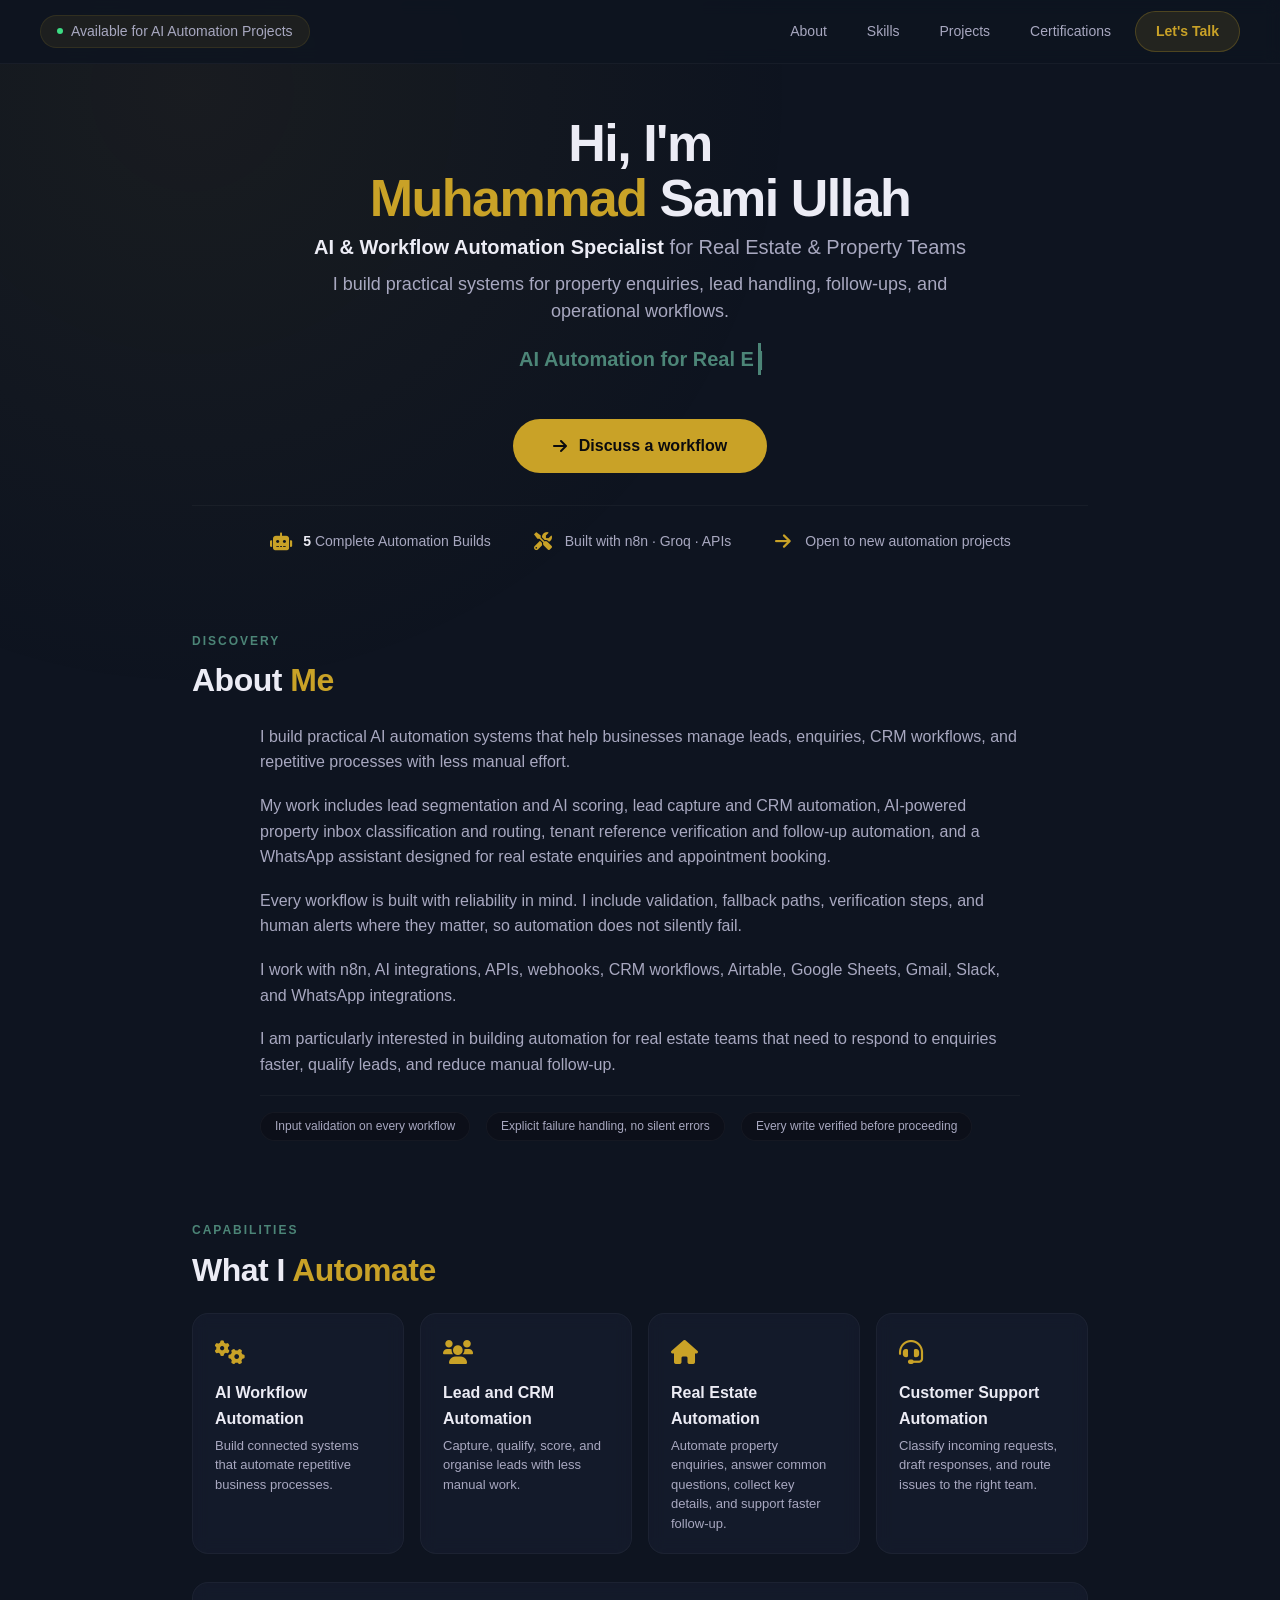
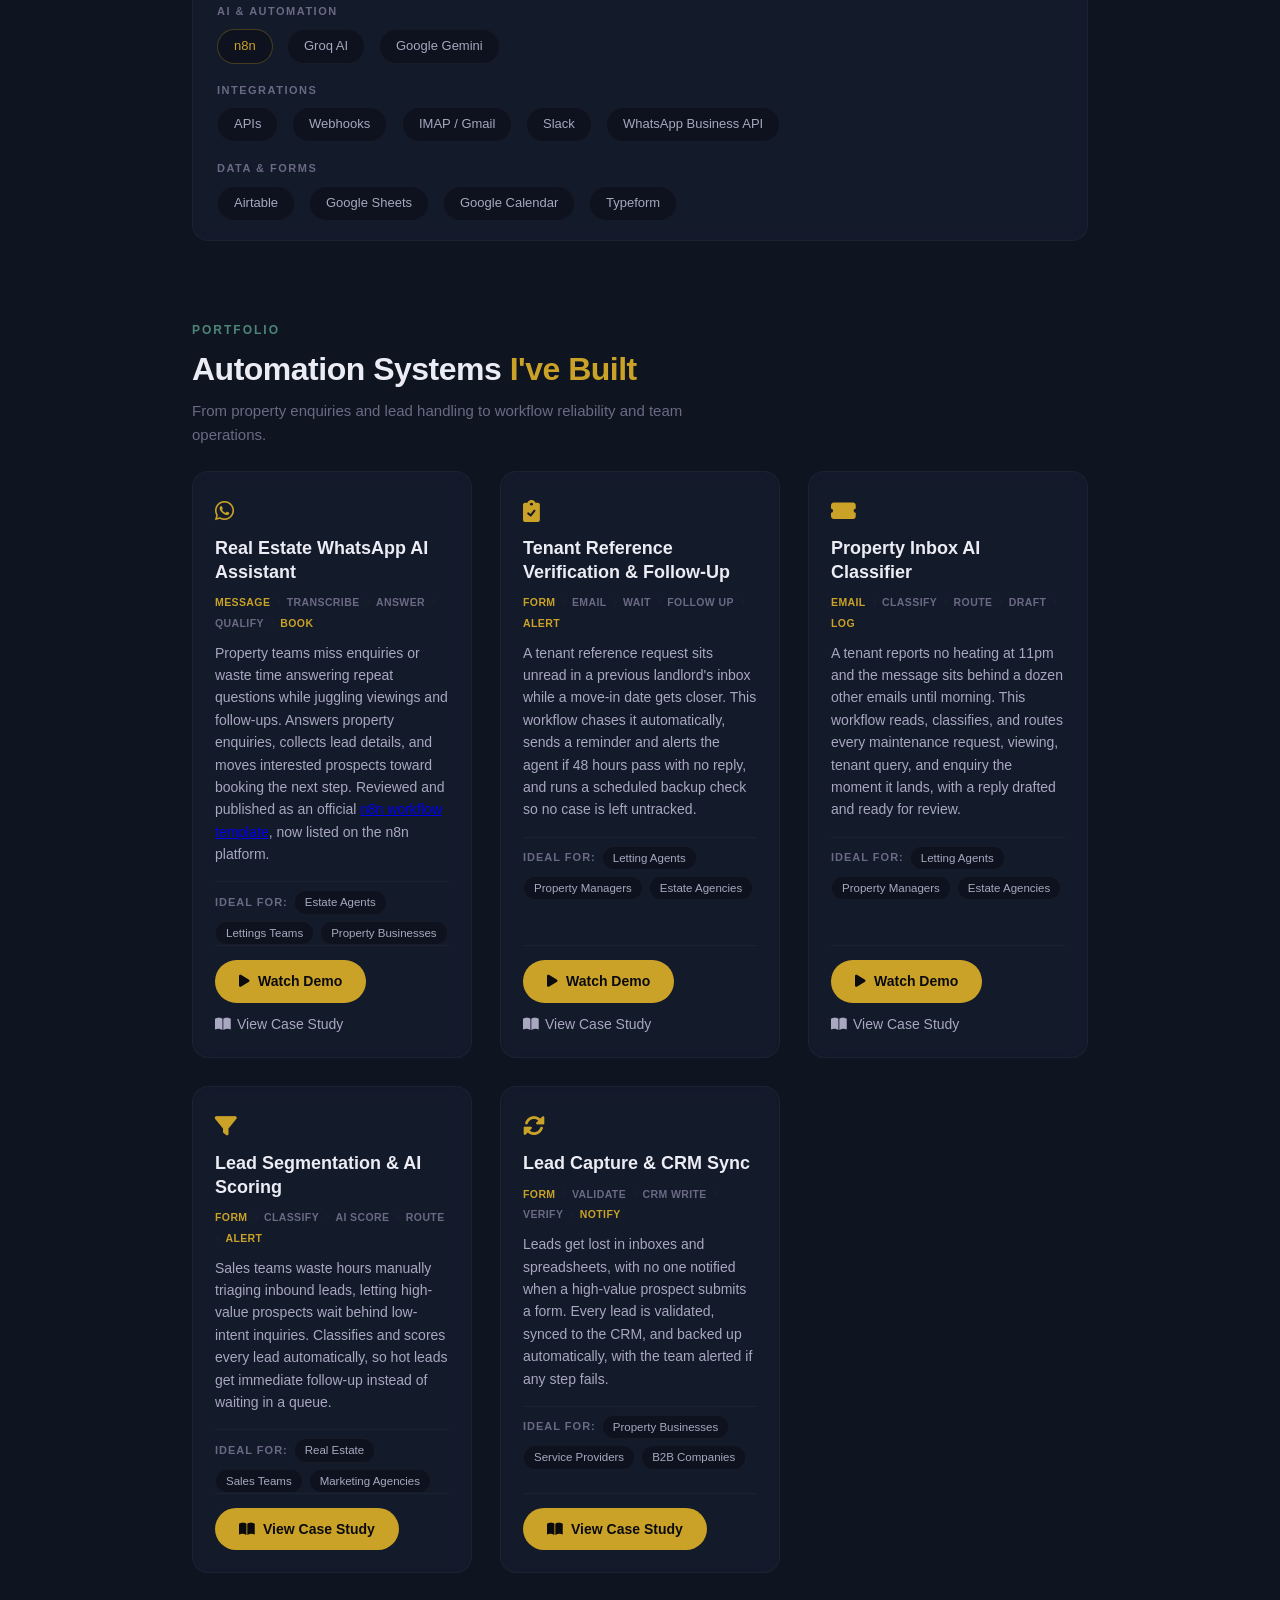
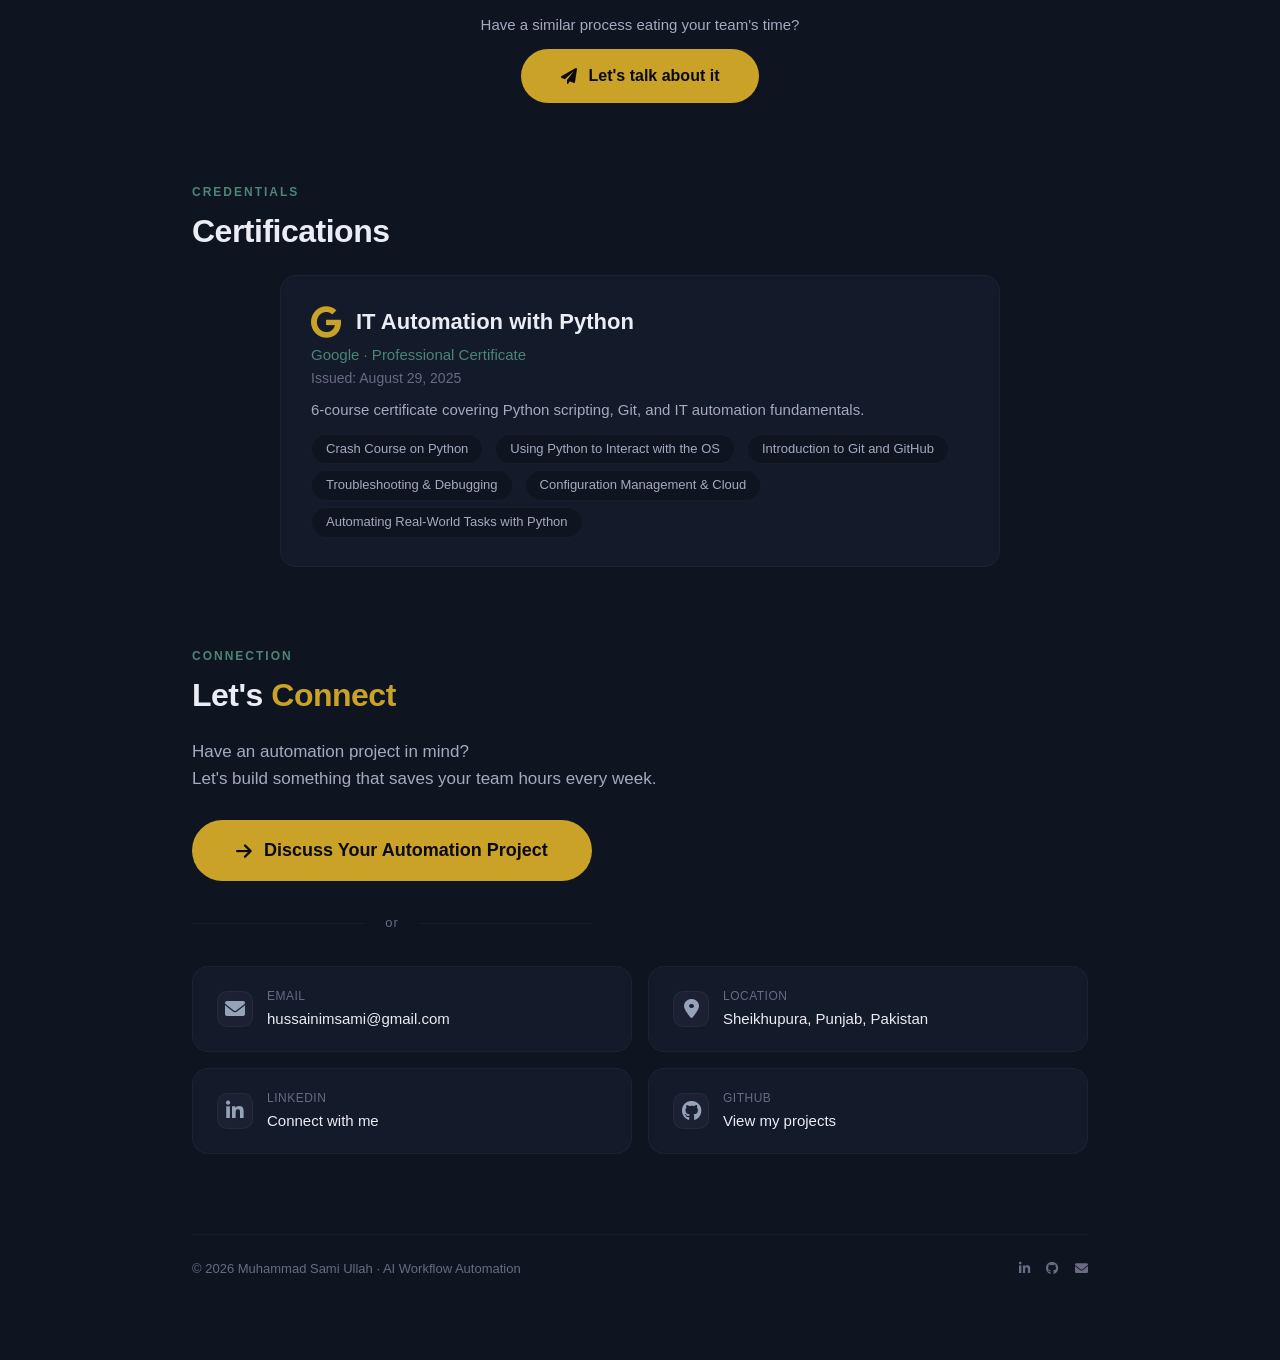
<file: index.html>
<!DOCTYPE html>
<html lang="en">
<head>
    <meta charset="UTF-8" />
    <meta name="viewport" content="width=device-width, initial-scale=1.0" />
    <title>Muhammad Sami Ullah · AI Workflow Automation</title>
    <meta name="description" content="AI Workflow Automation for Lead, CRM and Property Enquiry Processes. I build systems that capture and qualify leads, manage property enquiries, route support requests, and reduce manual work." />
    <meta property="og:title" content="Muhammad Sami Ullah · AI Workflow Automation" />
    <meta property="og:type" content="website" />
    <meta property="og:url" content="https://ihussainisami.vercel.app" />
    <link rel="icon" href="data:image/svg+xml,<svg xmlns='http://www.w3.org/2000/svg' viewBox='0 0 100 100'><text y='.9em' font-size='90'>⚙️</text></svg>" />
    <link rel="stylesheet" href="https://cdnjs.cloudflare.com/ajax/libs/font-awesome/6.0.0-beta3/css/all.min.css" />
    <link rel="stylesheet" href="style.css" />
<meta name="google-site-verification" content="M50_ahn742Tru2GK2wLjiod4e3UFLWFQypBAQ-uRwL4" />
    <script type="application/ld+json">
    {
      "@context": "https://schema.org",
      "@type": "Person",
      "name": "Muhammad Sami Ullah",
      "jobTitle": "AI & Workflow Automation Specialist",
      "url": "https://ihussainisami.vercel.app",
      "email": "mailto:hussainimsami@gmail.com",
      "sameAs": [
        "https://www.linkedin.com/in/ihussainisami",
        "https://github.com/ihussainisami"
      ],
      "address": {
        "@type": "PostalAddress",
        "addressLocality": "Sheikhupura",
        "addressRegion": "Punjab",
        "addressCountry": "Pakistan"
      },
      "knowsAbout": [
        "AI Workflow Automation",
        "n8n",
        "CRM Automation",
        "Lead Automation",
        "Real Estate Automation",
        "Customer Support Automation",
        "Google Gemini",
        "Groq AI"
      ],
      "hasCredential": {
        "@type": "EducationalOccupationalCredential",
        "name": "IT Automation with Python",
        "credentialCategory": "Professional Certificate",
        "recognizedBy": {
          "@type": "Organization",
          "name": "Google"
        }
      }
    }
    </script>
</head>
<body>

    <nav class="navbar">
        <div class="nav-availability"><span class="dot"></span> Available for AI Automation Projects</div>
        <button class="hamburger" id="hamburgerBtn" aria-label="Toggle navigation"><span></span><span></span><span></span></button>
        <div class="nav-links">
            <a href="#about">About</a>
            <a href="#skills">Skills</a>
            <a href="#projects">Projects</a>
            <a href="#certifications">Certifications</a>
            <a href="#contact" class="cta-link">Let's Talk</a>
        </div>
    </nav>

    <div class="nav-overlay" id="navOverlay">
        <a href="#about">About</a>
        <a href="#skills">Skills</a>
        <a href="#projects">Projects</a>
        <a href="#certifications">Certifications</a>
        <a href="#contact" class="cta-link">Let's Talk</a>
    </div>

    <main class="main">
        <section class="hero" id="home">
            <h1>Hi, I'm<br /><span class="highlight">Muhammad</span> Sami Ullah</h1>
            <div class="hero-sub"><strong>AI &amp; Workflow Automation Specialist</strong> for Real Estate &amp; Property Teams</div>
            <p class="hero-tagline">
                I build practical systems for property enquiries, lead handling, follow-ups, and operational workflows.
            </p>
            <div class="typewriter-container" id="typewriter"><span id="typewriter-text"></span><span class="cursor">|</span></div>
            <div class="hero-cta">
                <a href="#contact" class="mailto-btn" style="margin-top:0;"><i class="fas fa-arrow-right"></i> Discuss a workflow</a>
            </div>
            <div class="hero-meta">
                <div class="hero-meta-item"><i class="fas fa-robot"></i><span><strong>5</strong> Complete Automation Builds</span></div>
                <div class="hero-meta-item"><i class="fas fa-tools"></i><span>Built with n8n · Groq · APIs</span></div>
                <div class="hero-meta-item"><i class="fas fa-arrow-right"></i><span>Open to new automation projects</span></div>
            </div>
        </section>

        <section id="about">
            <div class="section-label">DISCOVERY</div>
            <h2 class="section-title">About <span>Me</span></h2>
            <div class="about-grid">
                <div class="about-text">
                    <p>I build practical AI automation systems that help businesses manage leads, enquiries, CRM workflows, and repetitive processes with less manual effort.</p>
                    <p>My work includes lead segmentation and AI scoring, lead capture and CRM automation, AI-powered property inbox classification and routing, tenant reference verification and follow-up automation, and a WhatsApp assistant designed for real estate enquiries and appointment booking.</p>
                    <p>Every workflow is built with reliability in mind. I include validation, fallback paths, verification steps, and human alerts where they matter, so automation does not silently fail.</p>
                    <p>I work with n8n, AI integrations, APIs, webhooks, CRM workflows, Airtable, Google Sheets, Gmail, Slack, and WhatsApp integrations.</p>
                    <p>I am particularly interested in building automation for real estate teams that need to respond to enquiries faster, qualify leads, and reduce manual follow-up.</p>
                    <div class="trust-strip">
                        <span>Input validation on every workflow</span>
                        <span>Explicit failure handling, no silent errors</span>
                        <span>Every write verified before proceeding</span>
                    </div>
                </div>
            </div>
        </section>

        <section id="skills">
            <div class="section-label">CAPABILITIES</div>
            <h2 class="section-title">What I <span>Automate</span></h2>
            <div class="skills-grid">
                <div class="skill-card"><div class="icon"><i class="fas fa-cogs"></i></div><h4>AI Workflow Automation</h4><p>Build connected systems that automate repetitive business processes.</p></div>
                <div class="skill-card"><div class="icon"><i class="fas fa-users"></i></div><h4>Lead and CRM Automation</h4><p>Capture, qualify, score, and organise leads with less manual work.</p></div>
                <div class="skill-card"><div class="icon"><i class="fas fa-home"></i></div><h4>Real Estate Automation</h4><p>Automate property enquiries, answer common questions, collect key details, and support faster follow-up.</p></div>
                <div class="skill-card"><div class="icon"><i class="fas fa-headset"></i></div><h4>Customer Support Automation</h4><p>Classify incoming requests, draft responses, and route issues to the right team.</p></div>
            </div>
            <div class="tech-tags-grouped">
                <div class="tag-group">
                    <div class="tag-group-label">AI &amp; Automation</div>
                    <div class="tag-group-list">
                        <span class="tag-highlight">n8n</span><span>Groq AI</span><span>Google Gemini</span>
                    </div>
                </div>
                <div class="tag-group">
                    <div class="tag-group-label">Integrations</div>
                    <div class="tag-group-list">
                        <span>APIs</span><span>Webhooks</span><span>IMAP / Gmail</span><span>Slack</span><span>WhatsApp Business API</span>
                    </div>
                </div>
                <div class="tag-group">
                    <div class="tag-group-label">Data &amp; Forms</div>
                    <div class="tag-group-list">
                        <span>Airtable</span><span>Google Sheets</span><span>Google Calendar</span><span>Typeform</span>
                    </div>
                </div>
            </div>
        </section>

        <section id="projects">
            <div class="section-label">PORTFOLIO</div>
            <h2 class="section-title">Automation Systems <span>I've Built</span></h2>
            <p class="section-subtext">From property enquiries and lead handling to workflow reliability and team operations.</p>
            <div class="projects-grid">

                <div class="project-card">
                    <div class="project-icon"><i class="fab fa-whatsapp"></i></div>
                    <h4>Real Estate WhatsApp AI Assistant</h4>
                    <div class="mini-flow-text">
                        <span>Message</span><i class="fas fa-chevron-right"></i><span>Transcribe</span><i class="fas fa-chevron-right"></i><span>Answer</span><i class="fas fa-chevron-right"></i><span>Qualify</span><i class="fas fa-chevron-right"></i><span>Book</span>
                    </div>
                    <p class="card-desc">Property teams miss enquiries or waste time answering repeat questions while juggling viewings and follow-ups. Answers property enquiries, collects lead details, and moves interested prospects toward booking the next step. Reviewed and published as an official <a href="https://n8n.io/workflows/18998-qualify-real-estate-whatsapp-leads-with-gemini-airtable-and-google-calendar/" target="_blank" rel="noopener">n8n workflow template</a>, now listed on the n8n platform.</p>
                    <div class="ideal-for"><span class="label">Ideal for:</span><span class="pill">Estate Agents</span><span class="pill">Lettings Teams</span><span class="pill">Property Businesses</span></div>
                    <div class="project-actions">
                        <a href="https://drive.google.com/file/d/1yLW7TFR0mKe8ksVkh0fXr_9Os7YQUaQK/view?usp=sharing" target="_blank" class="case-link"><i class="fas fa-play"></i> Watch Demo</a>
                        <a href="case-studies/real-estate-whatsapp.html" class="repo-link"><i class="fas fa-book-open"></i> View Case Study</a>
                    </div>
                </div>

                <div class="project-card">
                    <div class="project-icon"><i class="fas fa-clipboard-check"></i></div>
                    <h4>Tenant Reference Verification &amp; Follow-Up</h4>
                    <div class="mini-flow-text">
                        <span>Form</span><i class="fas fa-chevron-right"></i><span>Email</span><i class="fas fa-chevron-right"></i><span>Wait</span><i class="fas fa-chevron-right"></i><span>Follow Up</span><i class="fas fa-chevron-right"></i><span>Alert</span>
                    </div>
                    <p class="card-desc">A tenant reference request sits unread in a previous landlord's inbox while a move-in date gets closer. This workflow chases it automatically, sends a reminder and alerts the agent if 48 hours pass with no reply, and runs a scheduled backup check so no case is left untracked.</p>
                    <div class="ideal-for"><span class="label">Ideal for:</span><span class="pill">Letting Agents</span><span class="pill">Property Managers</span><span class="pill">Estate Agencies</span></div>
                    <div class="project-actions">
                        <a href="https://drive.google.com/file/d/19qq3UpHk7mRaThNHkNqWGv2OMTE2qbTl/view?usp=sharing" target="_blank" class="case-link"><i class="fas fa-play"></i> Watch Demo</a>
                        <a href="case-studies/tenant-reference-verification.html" class="repo-link"><i class="fas fa-book-open"></i> View Case Study</a>
                    </div>
                </div>

                <div class="project-card">
                    <div class="project-icon"><i class="fas fa-ticket-alt"></i></div>
                    <h4>Property Inbox AI Classifier</h4>
                    <div class="mini-flow-text">
                        <span>Email</span><i class="fas fa-chevron-right"></i><span>Classify</span><i class="fas fa-chevron-right"></i><span>Route</span><i class="fas fa-chevron-right"></i><span>Draft</span><i class="fas fa-chevron-right"></i><span>Log</span>
                    </div>
                    <p class="card-desc">A tenant reports no heating at 11pm and the message sits behind a dozen other emails until morning. This workflow reads, classifies, and routes every maintenance request, viewing, tenant query, and enquiry the moment it lands, with a reply drafted and ready for review.</p>
                    <div class="ideal-for"><span class="label">Ideal for:</span><span class="pill">Letting Agents</span><span class="pill">Property Managers</span><span class="pill">Estate Agencies</span></div>
                    <div class="project-actions">
                        <a href="https://drive.google.com/file/d/1ncUy836bMkG5UT5hvdGan1PlDKcwAKPA/view?usp=sharing" target="_blank" class="case-link"><i class="fas fa-play"></i> Watch Demo</a>
                        <a href="case-studies/property-inbox-classifier.html" class="repo-link"><i class="fas fa-book-open"></i> View Case Study</a>
                    </div>
                </div>

                <div class="project-card">
                    <div class="project-icon"><i class="fas fa-filter"></i></div>
                    <h4>Lead Segmentation &amp; AI Scoring</h4>
                    <div class="mini-flow-text">
                        <span>Form</span><i class="fas fa-chevron-right"></i><span>Classify</span><i class="fas fa-chevron-right"></i><span>AI Score</span><i class="fas fa-chevron-right"></i><span>Route</span><i class="fas fa-chevron-right"></i><span>Alert</span>
                    </div>
                    <p class="card-desc">Sales teams waste hours manually triaging inbound leads, letting high-value prospects wait behind low-intent inquiries. Classifies and scores every lead automatically, so hot leads get immediate follow-up instead of waiting in a queue.</p>
                    <div class="ideal-for"><span class="label">Ideal for:</span><span class="pill">Real Estate</span><span class="pill">Sales Teams</span><span class="pill">Marketing Agencies</span></div>
                    <div class="project-actions">
                        <a href="case-studies/lead-segmentation.html" class="case-link"><i class="fas fa-book-open"></i> View Case Study</a>
                    </div>
                </div>

                <div class="project-card">
                    <div class="project-icon"><i class="fas fa-sync-alt"></i></div>
                    <h4>Lead Capture &amp; CRM Sync</h4>
                    <div class="mini-flow-text">
                        <span>Form</span><i class="fas fa-chevron-right"></i><span>Validate</span><i class="fas fa-chevron-right"></i><span>CRM Write</span><i class="fas fa-chevron-right"></i><span>Verify</span><i class="fas fa-chevron-right"></i><span>Notify</span>
                    </div>
                    <p class="card-desc">Leads get lost in inboxes and spreadsheets, with no one notified when a high-value prospect submits a form. Every lead is validated, synced to the CRM, and backed up automatically, with the team alerted if any step fails.</p>
                    <div class="ideal-for"><span class="label">Ideal for:</span><span class="pill">Property Businesses</span><span class="pill">Service Providers</span><span class="pill">B2B Companies</span></div>
                    <div class="project-actions">
                        <a href="case-studies/lead-capture.html" class="case-link"><i class="fas fa-book-open"></i> View Case Study</a>
                    </div>
                </div>

            </div>
            <div class="projects-closing">
                <p>Have a similar process eating your team's time?</p>
                <a href="#contact" class="mailto-btn" style="margin-top:12px;"><i class="fas fa-paper-plane"></i> Let's talk about it</a>
            </div>
        </section>

        <section id="certifications">
            <div class="section-label">CREDENTIALS</div>
            <h2 class="section-title">Certifications</h2>
            <div class="cert-main">
                <div class="header"><i class="fab fa-google"></i><h4>IT Automation with Python</h4></div>
                <div class="issuer">Google · Professional Certificate</div>
                <div class="date">Issued: August 29, 2025</div>
                <p>6-course certificate covering Python scripting, Git, and IT automation fundamentals.</p>
                <div class="topics">
                    <span>Crash Course on Python</span><span>Using Python to Interact with the OS</span>
                    <span>Introduction to Git and GitHub</span><span>Troubleshooting &amp; Debugging</span>
                    <span>Configuration Management &amp; Cloud</span><span>Automating Real-World Tasks with Python</span>
                </div>
            </div>
        </section>

        <section id="contact">
            <div class="section-label">CONNECTION</div>
            <h2 class="section-title">Let's <span>Connect</span></h2>
            <div class="contact-section">
                <p class="contact-sub">Have an automation project in mind?<br />Let's build something that saves your team hours every week.</p>
                <a href="mailto:hussainimsami@gmail.com" class="contact-primary-btn"><i class="fas fa-arrow-right"></i> Discuss Your Automation Project</a>
                <div class="contact-divider">or</div>
                <div class="contact-grid">
                    <div class="contact-card"><div class="icon"><i class="fas fa-envelope"></i></div><div class="info"><span class="label">Email</span><span class="value"><a href="mailto:hussainimsami@gmail.com">hussainimsami@gmail.com</a></span></div></div>
                    <div class="contact-card"><div class="icon"><i class="fas fa-map-marker-alt"></i></div><div class="info"><span class="label">Location</span><span class="value">Sheikhupura, Punjab, Pakistan</span></div></div>
                    <div class="contact-card"><div class="icon"><i class="fab fa-linkedin-in"></i></div><div class="info"><span class="label">LinkedIn</span><span class="value"><a href="https://www.linkedin.com/in/ihussainisami" target="_blank">Connect with me</a></span></div></div>
                    <div class="contact-card"><div class="icon"><i class="fab fa-github"></i></div><div class="info"><span class="label">GitHub</span><span class="value"><a href="https://github.com/ihussainisami" target="_blank">View my projects</a></span></div></div>
                </div>
            </div>
        </section>

        <div style="margin-top:40px;padding-top:24px;border-top:1px solid var(--border-subtle);display:flex;justify-content:space-between;flex-wrap:wrap;gap:12px;font-size:13px;color:var(--text-muted);">
            <span>© 2026 Muhammad Sami Ullah · AI Workflow Automation</span>
            <span style="display:flex;gap:16px;">
                <a href="https://www.linkedin.com/in/ihussainisami" target="_blank" style="color:var(--text-muted);"><i class="fab fa-linkedin-in"></i></a>
                <a href="https://github.com/ihussainisami" target="_blank" style="color:var(--text-muted);"><i class="fab fa-github"></i></a>
                <a href="mailto:hussainimsami@gmail.com" style="color:var(--text-muted);"><i class="fas fa-envelope"></i></a>
            </span>
        </div>
    </main>

    <script>
        const hamburger = document.getElementById('hamburgerBtn');
        const overlay = document.getElementById('navOverlay');
        hamburger.addEventListener('click', () => overlay.classList.toggle('open'));
        overlay.querySelectorAll('a').forEach(link => link.addEventListener('click', () => overlay.classList.remove('open')));
        window.addEventListener('resize', () => { if (window.innerWidth > 600) overlay.classList.remove('open'); });

        const roles = ['AI Automation for Real Estate Teams', 'Property Workflow Automation Specialist', 'AI & Workflow Automation Specialist'];
        let roleIndex = 0, charIndex = 0, isDeleting = false;
        const typewriterText = document.getElementById('typewriter-text');
        function type() {
            const currentRole = roles[roleIndex];
            if (!isDeleting) {
                typewriterText.textContent = currentRole.substring(0, charIndex + 1);
                charIndex++;
                if (charIndex === currentRole.length) { isDeleting = true; setTimeout(type, 2000); return; }
                setTimeout(type, 80);
            } else {
                typewriterText.textContent = currentRole.substring(0, charIndex - 1);
                charIndex--;
                if (charIndex === 0) { isDeleting = false; roleIndex = (roleIndex + 1) % roles.length; setTimeout(type, 400); return; }
                setTimeout(type, 50);
            }
        }
        const prefersReducedMotion = window.matchMedia('(prefers-reduced-motion: reduce)').matches;
        if (prefersReducedMotion) { typewriterText.textContent = roles[0]; } else { type(); }

        const observer = new IntersectionObserver((entries) => {
            entries.forEach(e => { if (e.isIntersecting) { e.target.classList.add('visible'); observer.unobserve(e.target); } });
        }, { threshold: 0.05, rootMargin: '0px 0px -40px 0px' });
        if (!prefersReducedMotion) {
            // Delay only resets per-group (per parent container) instead of counting globally,
            // and is capped so nothing ever waits more than 0.2s.
            document.querySelectorAll('.skills-grid, .tag-group-list, .projects-grid, .contact-grid').forEach(group => {
                group.querySelectorAll(':scope > *').forEach((el, i) => {
                    el.classList.add('fade-up');
                    el.style.transitionDelay = Math.min(i * 0.03, 0.2) + 's';
                    observer.observe(el);
                });
            });
            document.querySelectorAll('.cert-main, .hero-meta').forEach(el => {
                el.classList.add('fade-up');
                el.style.transitionDelay = '0s';
                observer.observe(el);
            });
            setTimeout(() => {
                document.querySelectorAll('.fade-up').forEach(el => { if (el.getBoundingClientRect().top < window.innerHeight) el.classList.add('visible'); });
            }, 100);
        } else {
            document.querySelectorAll('.skill-card, .project-card, .cert-main, .contact-card, .hero-meta, .tag-group-list span')
                .forEach(el => { el.style.opacity = 1; el.style.transform = 'none'; });
        }

        const sections = document.querySelectorAll('section[id]');
        const navLinks = document.querySelectorAll('.nav-links a, .nav-overlay a');
        window.addEventListener('scroll', () => {
            let current = '';
            const navHeight = document.querySelector('.navbar').offsetHeight;
            sections.forEach(section => { if (window.scrollY >= section.offsetTop - navHeight - 20) current = section.getAttribute('id'); });
            navLinks.forEach(link => { link.classList.remove('active'); if (link.getAttribute('href') === '#' + current) link.classList.add('active'); });
        });
    </script>
</body>
</html>
</file>
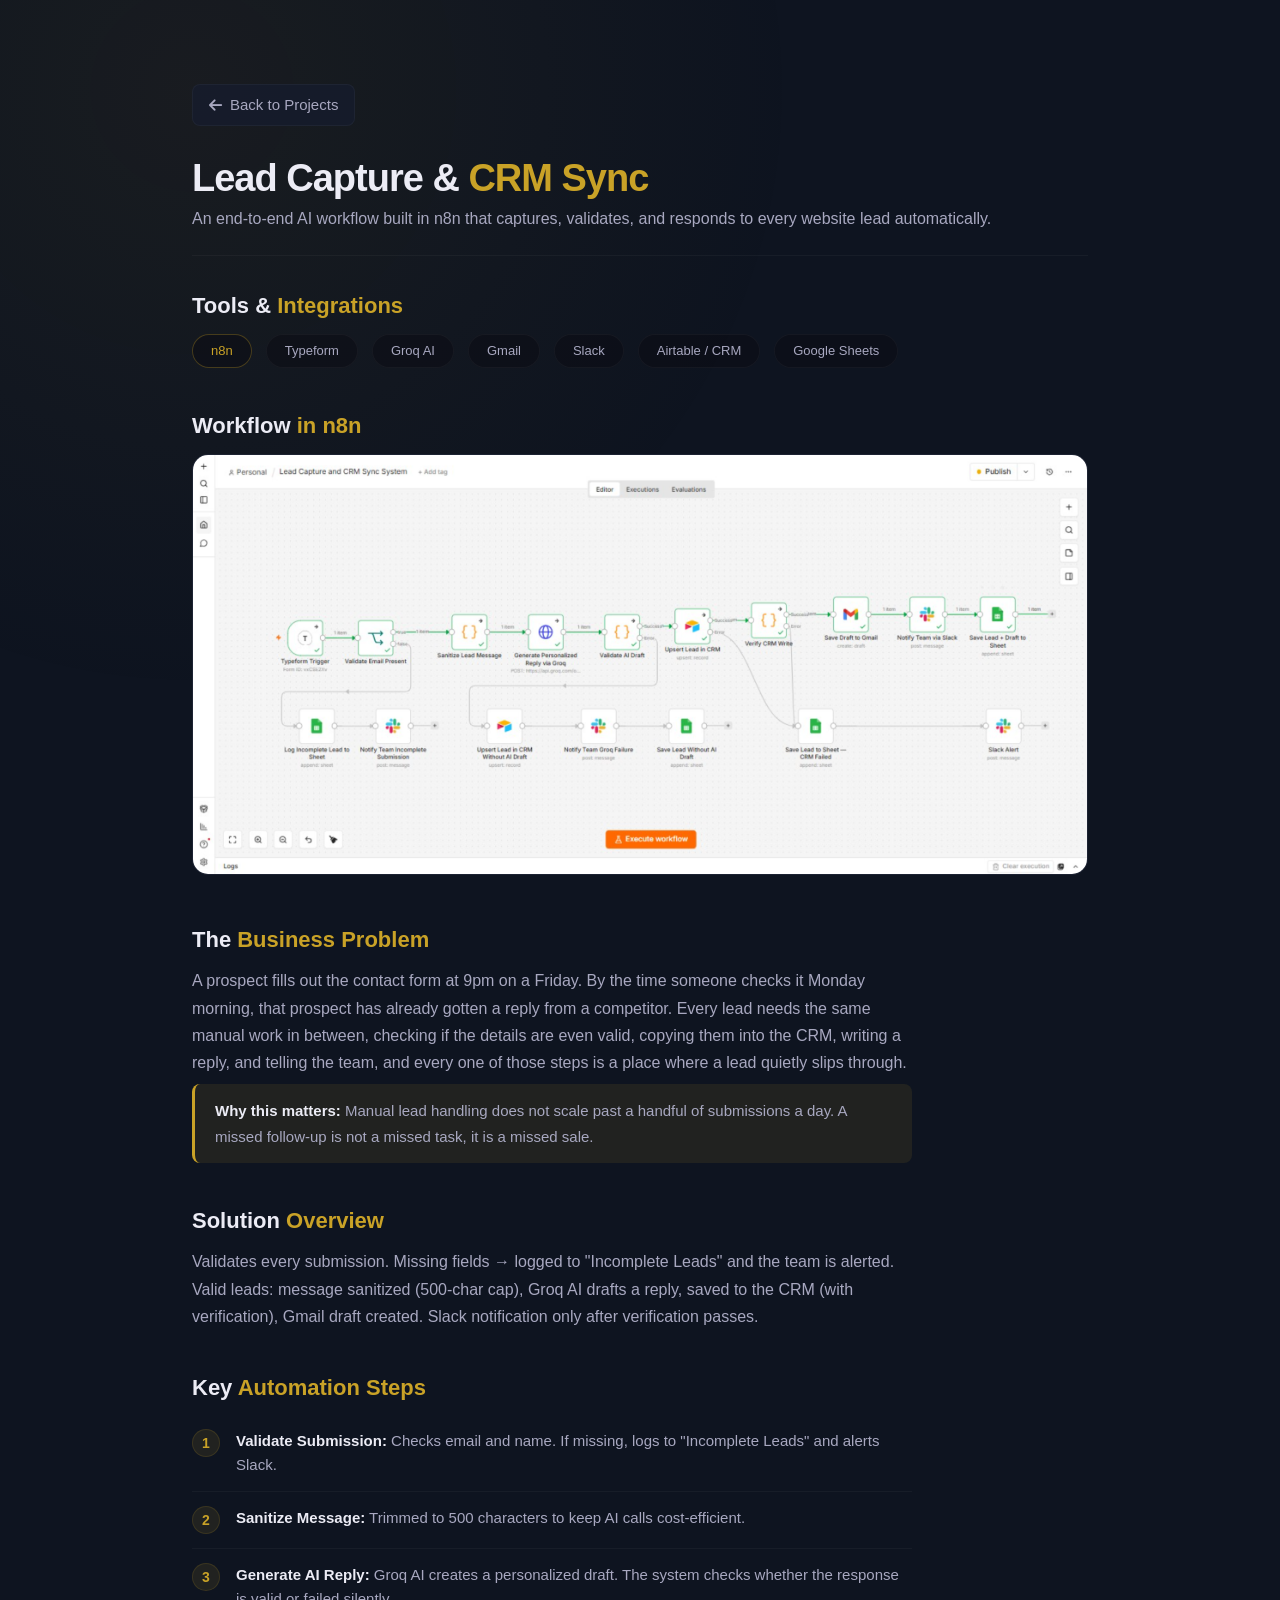
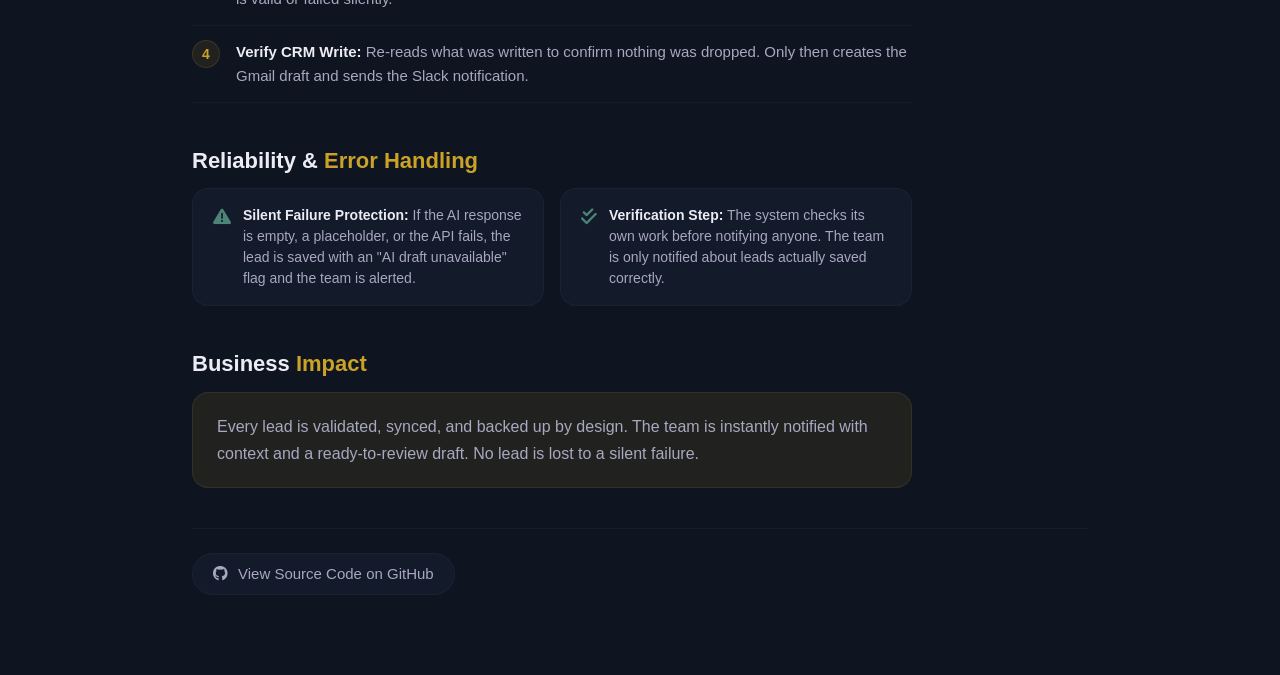
<file: case-studies/lead-capture.html>
<!DOCTYPE html>
<html lang="en">
<head>
    <meta charset="UTF-8" />
    <meta name="viewport" content="width=device-width, initial-scale=1.0" />
    <title>Lead Capture & CRM Sync · Case Study</title>
    <link rel="icon" href="data:image/svg+xml,<svg xmlns='http://www.w3.org/2000/svg' viewBox='0 0 100 100'><text y='.9em' font-size='90'>⚙️</text></svg>" />
    <link rel="stylesheet" href="https://cdnjs.cloudflare.com/ajax/libs/font-awesome/6.0.0-beta3/css/all.min.css" />
    <link rel="stylesheet" href="../style.css" />
</head>
<body>
    <main class="main" style="max-width:960px; padding-top:20px;">
        <div class="case-study-page">
            <a href="../index.html#projects" class="case-back"><i class="fas fa-arrow-left"></i> Back to Projects</a>

            <h1 class="case-title">Lead Capture &amp; <span>CRM Sync</span></h1>
            <p class="case-subtitle">An end-to-end AI workflow built in n8n that captures, validates, and responds to every website lead automatically.</p>

            <div class="case-block">
                <h3>Tools &amp; <span class="accent">Integrations</span></h3>
                <div class="case-tools">
                    <span class="highlight-tool">n8n</span><span>Typeform</span><span>Groq AI</span><span>Gmail</span>
                    <span>Slack</span><span>Airtable / CRM</span><span>Google Sheets</span>
                </div>
            </div>

            <div class="case-block">
                <h3>Workflow <span class="accent">in n8n</span></h3>
                <img src="../assets/lead-capture.png" alt="Lead Capture n8n Workflow" style="width:100%; border-radius:var(--radius); border:1px solid var(--border-subtle); background: var(--bg-card);" />
            </div>

            <div class="case-block">
                <h3>The <span class="accent">Business Problem</span></h3>
                <p>A prospect fills out the contact form at 9pm on a Friday. By the time someone checks it Monday morning, that prospect has already gotten a reply from a competitor. Every lead needs the same manual work in between, checking if the details are even valid, copying them into the CRM, writing a reply, and telling the team, and every one of those steps is a place where a lead quietly slips through.</p>
                <div class="matters"><p><strong>Why this matters:</strong> Manual lead handling does not scale past a handful of submissions a day. A missed follow-up is not a missed task, it is a missed sale.</p></div>
            </div>

            <div class="case-block">
                <h3>Solution <span class="accent">Overview</span></h3>
                <p>Validates every submission. Missing fields → logged to "Incomplete Leads" and the team is alerted. Valid leads: message sanitized (500-char cap), Groq AI drafts a reply, saved to the CRM (with verification), Gmail draft created. Slack notification only after verification passes.</p>
            </div>

            <div class="case-block">
                <h3>Key <span class="accent">Automation Steps</span></h3>
                <ul class="case-steps">
                    <li><span class="num">1</span><span class="step-text"><strong>Validate Submission:</strong> Checks email and name. If missing, logs to "Incomplete Leads" and alerts Slack.</span></li>
                    <li><span class="num">2</span><span class="step-text"><strong>Sanitize Message:</strong> Trimmed to 500 characters to keep AI calls cost-efficient.</span></li>
                    <li><span class="num">3</span><span class="step-text"><strong>Generate AI Reply:</strong> Groq AI creates a personalized draft. The system checks whether the response is valid or failed silently.</span></li>
                    <li><span class="num">4</span><span class="step-text"><strong>Verify CRM Write:</strong> Re-reads what was written to confirm nothing was dropped. Only then creates the Gmail draft and sends the Slack notification.</span></li>
                </ul>
            </div>

            <div class="case-block">
                <h3>Reliability &amp; <span class="accent">Error Handling</span></h3>
                <div class="case-error-grid">
                    <div class="case-error-item"><i class="fas fa-exclamation-triangle"></i><div class="text"><strong>Silent Failure Protection:</strong> If the AI response is empty, a placeholder, or the API fails, the lead is saved with an "AI draft unavailable" flag and the team is alerted.</div></div>
                    <div class="case-error-item"><i class="fas fa-check-double"></i><div class="text"><strong>Verification Step:</strong> The system checks its own work before notifying anyone. The team is only notified about leads actually saved correctly.</div></div>
                </div>
            </div>

            <div class="case-block">
                <h3>Business <span class="accent">Impact</span></h3>
                <div class="case-impact"><p>Every lead is validated, synced, and backed up by design. The team is instantly notified with context and a ready-to-review draft. No lead is lost to a silent failure.</p></div>
            </div>

            <div class="case-github-footer">
                <a href="https://github.com/ihussainisami/lead-capture-and-crm-sync" target="_blank"><i class="fab fa-github"></i> View Source Code on GitHub</a>
            </div>
        </div>
    </main>
</body>
</html>
</file>
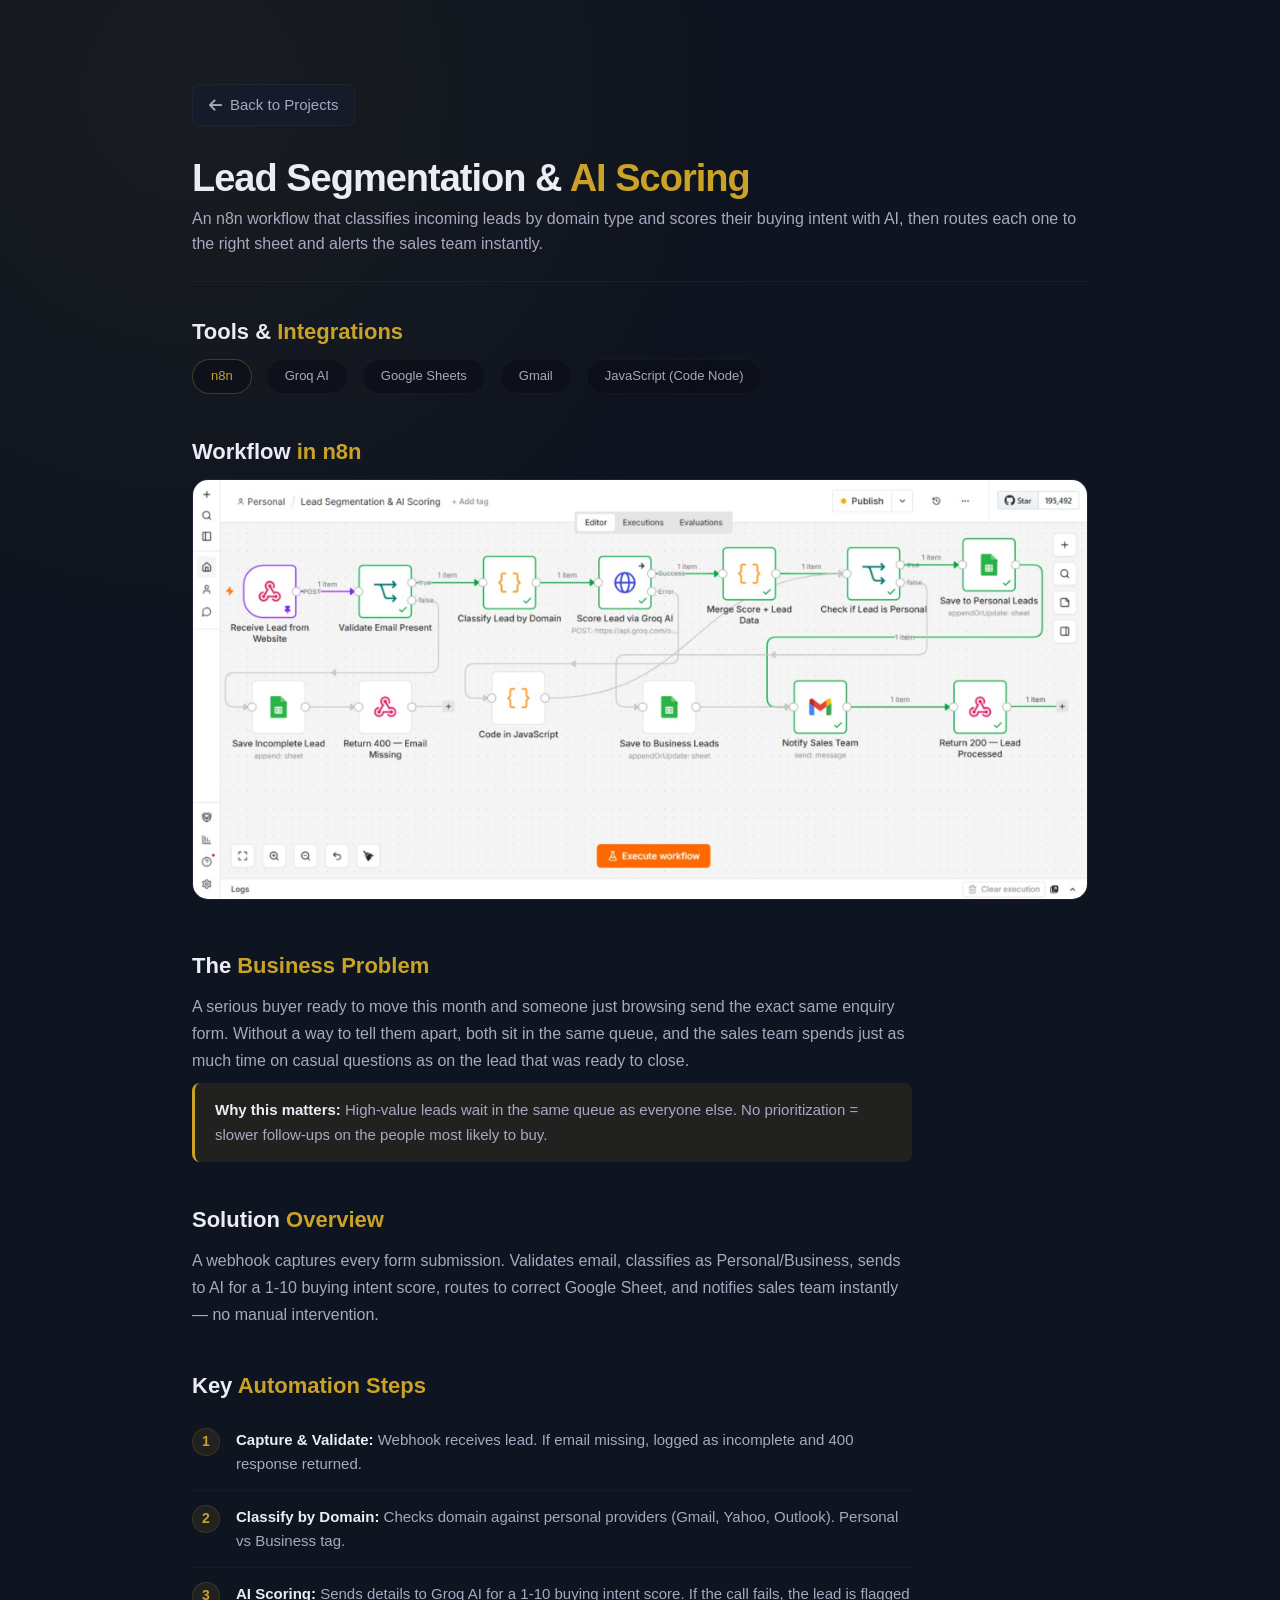
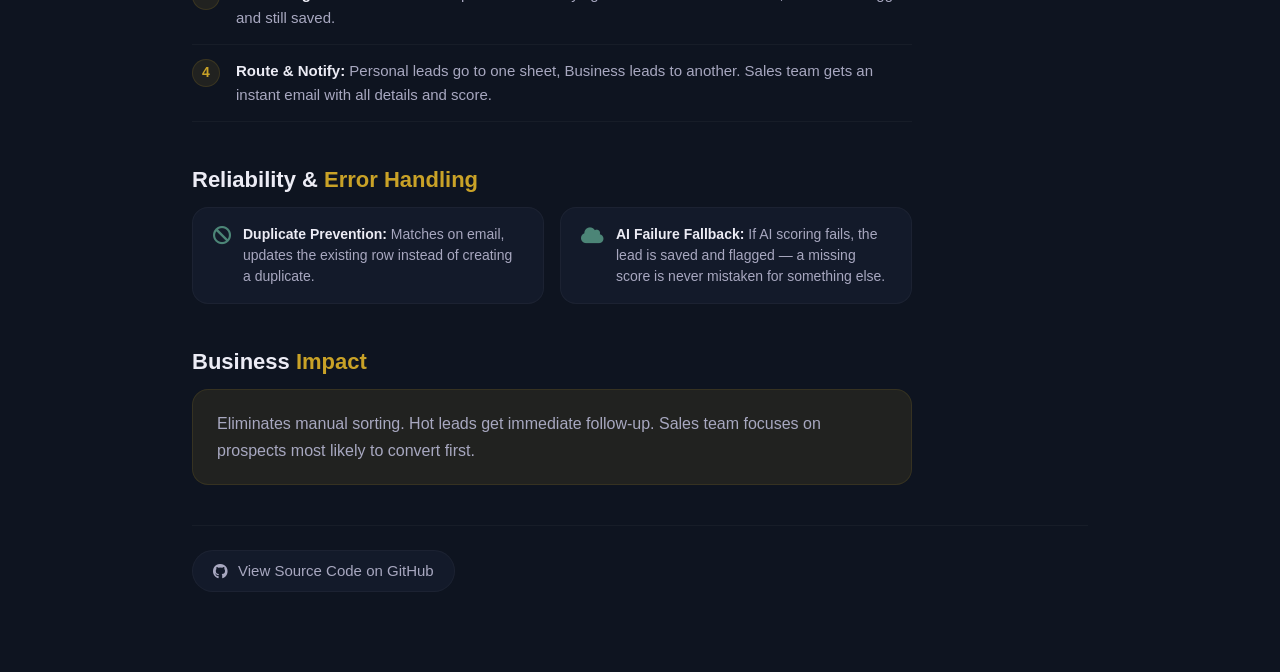
<file: case-studies/lead-segmentation.html>
<!DOCTYPE html>
<html lang="en">
<head>
    <meta charset="UTF-8" />
    <meta name="viewport" content="width=device-width, initial-scale=1.0" />
    <title>Lead Segmentation & AI Scoring · Case Study</title>
    <link rel="icon" href="data:image/svg+xml,<svg xmlns='http://www.w3.org/2000/svg' viewBox='0 0 100 100'><text y='.9em' font-size='90'>⚙️</text></svg>" />
    <link rel="stylesheet" href="https://cdnjs.cloudflare.com/ajax/libs/font-awesome/6.0.0-beta3/css/all.min.css" />
    <link rel="stylesheet" href="../style.css" />
</head>
<body>
    <main class="main" style="max-width:960px; padding-top:20px;">
        <div class="case-study-page">
            <a href="../index.html#projects" class="case-back"><i class="fas fa-arrow-left"></i> Back to Projects</a>

            <h1 class="case-title">Lead Segmentation &amp; <span>AI Scoring</span></h1>
            <p class="case-subtitle">An n8n workflow that classifies incoming leads by domain type and scores their buying intent with AI, then routes each one to the right sheet and alerts the sales team instantly.</p>

            <div class="case-block">
                <h3>Tools &amp; <span class="accent">Integrations</span></h3>
                <div class="case-tools">
                    <span class="highlight-tool">n8n</span><span>Groq AI</span><span>Google Sheets</span>
                    <span>Gmail</span><span>JavaScript (Code Node)</span>
                </div>
            </div>

            <div class="case-block">
                <h3>Workflow <span class="accent">in n8n</span></h3>
                <img src="../assets/lead-segmentation.png" alt="Lead Segmentation n8n Workflow" style="width:100%; border-radius:var(--radius); border:1px solid var(--border-subtle); background: var(--bg-card);" />
            </div>

            <div class="case-block">
                <h3>The <span class="accent">Business Problem</span></h3>
                <p>A serious buyer ready to move this month and someone just browsing send the exact same enquiry form. Without a way to tell them apart, both sit in the same queue, and the sales team spends just as much time on casual questions as on the lead that was ready to close.</p>
                <div class="matters"><p><strong>Why this matters:</strong> High-value leads wait in the same queue as everyone else. No prioritization = slower follow-ups on the people most likely to buy.</p></div>
            </div>

            <div class="case-block">
                <h3>Solution <span class="accent">Overview</span></h3>
                <p>A webhook captures every form submission. Validates email, classifies as Personal/Business, sends to AI for a 1-10 buying intent score, routes to correct Google Sheet, and notifies sales team instantly — no manual intervention.</p>
            </div>

            <div class="case-block">
                <h3>Key <span class="accent">Automation Steps</span></h3>
                <ul class="case-steps">
                    <li><span class="num">1</span><span class="step-text"><strong>Capture &amp; Validate:</strong> Webhook receives lead. If email missing, logged as incomplete and 400 response returned.</span></li>
                    <li><span class="num">2</span><span class="step-text"><strong>Classify by Domain:</strong> Checks domain against personal providers (Gmail, Yahoo, Outlook). Personal vs Business tag.</span></li>
                    <li><span class="num">3</span><span class="step-text"><strong>AI Scoring:</strong> Sends details to Groq AI for a 1-10 buying intent score. If the call fails, the lead is flagged and still saved.</span></li>
                    <li><span class="num">4</span><span class="step-text"><strong>Route &amp; Notify:</strong> Personal leads go to one sheet, Business leads to another. Sales team gets an instant email with all details and score.</span></li>
                </ul>
            </div>

            <div class="case-block">
                <h3>Reliability &amp; <span class="accent">Error Handling</span></h3>
                <div class="case-error-grid">
                    <div class="case-error-item"><i class="fas fa-ban"></i><div class="text"><strong>Duplicate Prevention:</strong> Matches on email, updates the existing row instead of creating a duplicate.</div></div>
                    <div class="case-error-item"><i class="fas fa-cloud"></i><div class="text"><strong>AI Failure Fallback:</strong> If AI scoring fails, the lead is saved and flagged — a missing score is never mistaken for something else.</div></div>
                </div>
            </div>

            <div class="case-block">
                <h3>Business <span class="accent">Impact</span></h3>
                <div class="case-impact"><p>Eliminates manual sorting. Hot leads get immediate follow-up. Sales team focuses on prospects most likely to convert first.</p></div>
            </div>

            <div class="case-github-footer">
                <a href="https://github.com/ihussainisami/lead-segmentation-ai-scoring-automation" target="_blank"><i class="fab fa-github"></i> View Source Code on GitHub</a>
            </div>
        </div>
    </main>
</body>
</html>
</file>
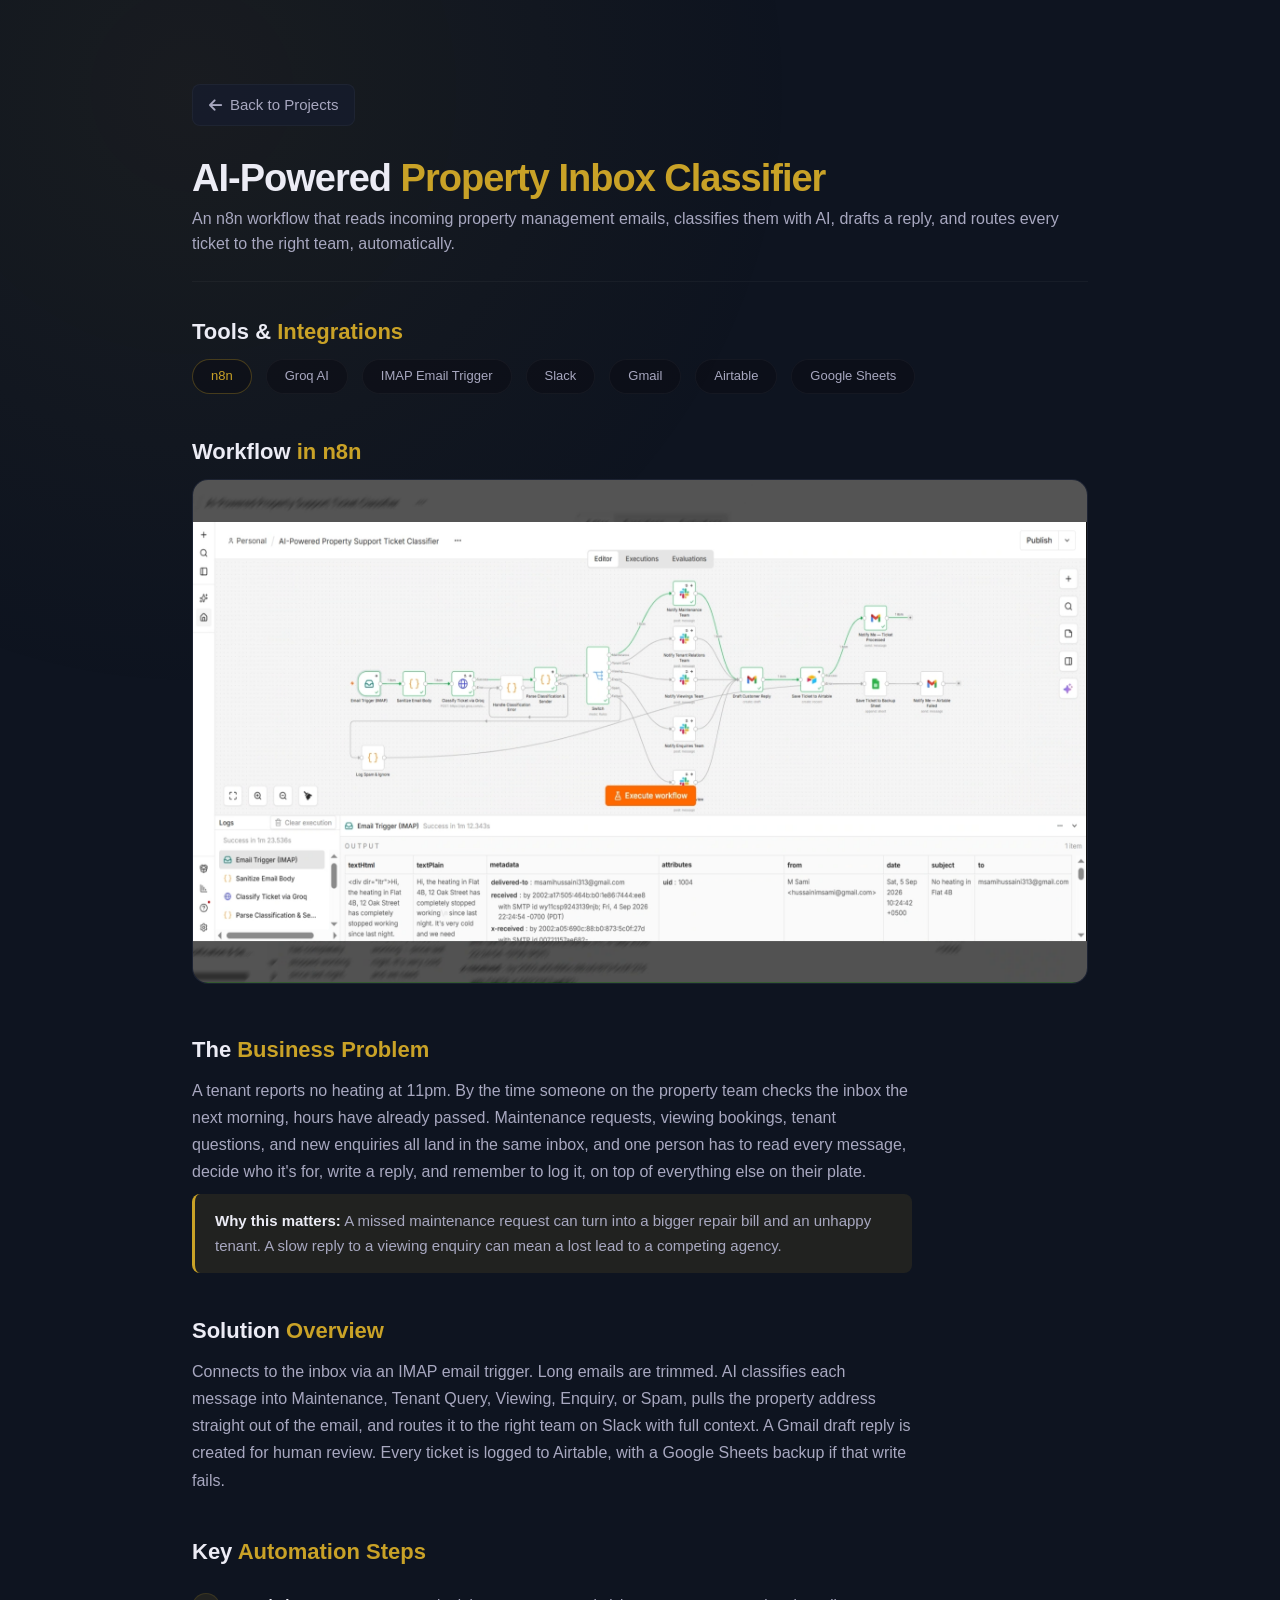
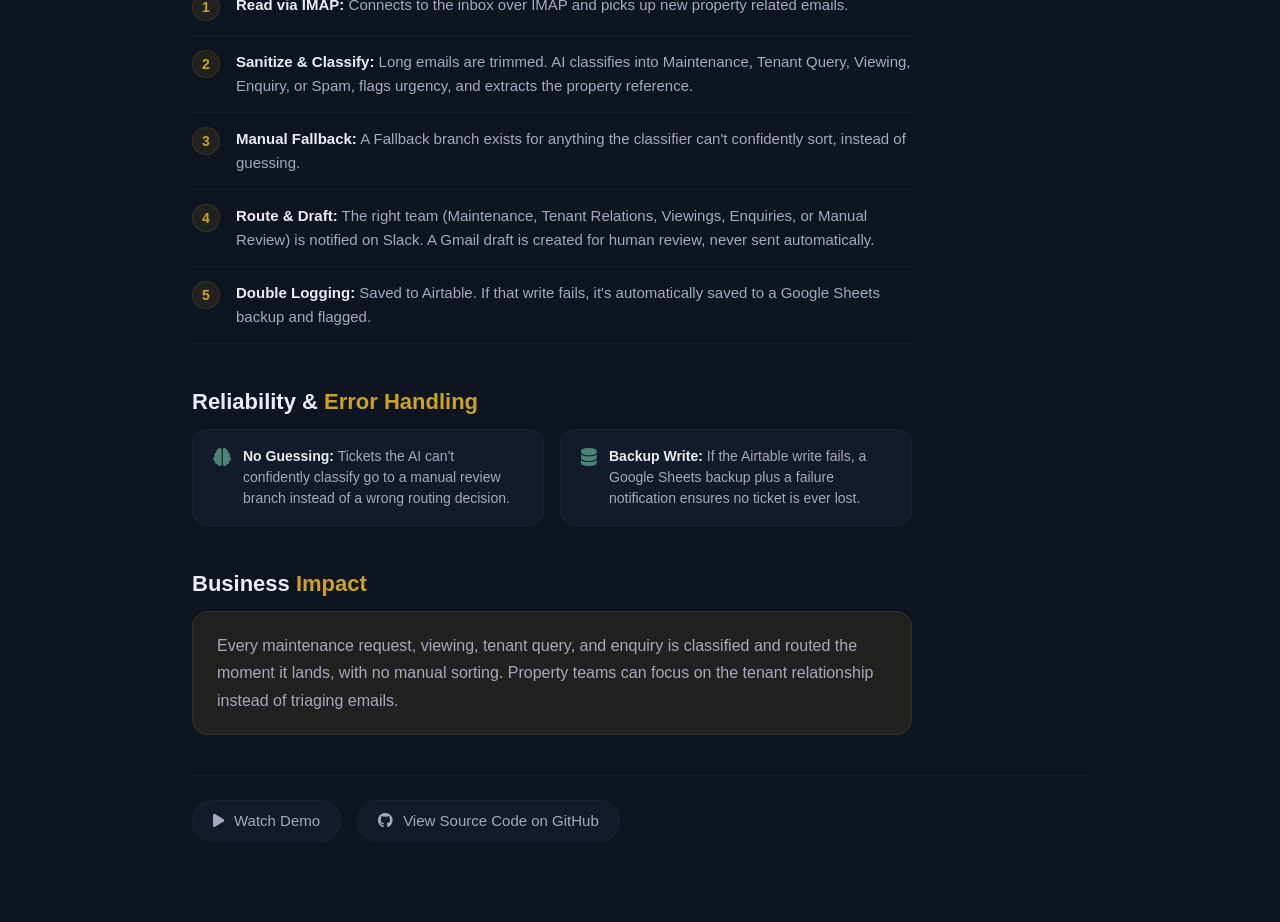
<file: case-studies/property-inbox-classifier.html>
<!DOCTYPE html>
<html lang="en">
<head>
    <meta charset="UTF-8" />
    <meta name="viewport" content="width=device-width, initial-scale=1.0" />
    <title>Property Inbox AI Classifier · Case Study</title>
    <link rel="icon" href="data:image/svg+xml,<svg xmlns='http://www.w3.org/2000/svg' viewBox='0 0 100 100'><text y='.9em' font-size='90'>⚙️</text></svg>" />
    <link rel="stylesheet" href="https://cdnjs.cloudflare.com/ajax/libs/font-awesome/6.0.0-beta3/css/all.min.css" />
    <link rel="stylesheet" href="../style.css" />
</head>
<body>
    <main class="main" style="max-width:960px; padding-top:20px;">
        <div class="case-study-page">
            <a href="../index.html#projects" class="case-back"><i class="fas fa-arrow-left"></i> Back to Projects</a>

            <h1 class="case-title">AI-Powered <span>Property Inbox Classifier</span></h1>
            <p class="case-subtitle">An n8n workflow that reads incoming property management emails, classifies them with AI, drafts a reply, and routes every ticket to the right team, automatically.</p>

            <div class="case-block">
                <h3>Tools &amp; <span class="accent">Integrations</span></h3>
                <div class="case-tools">
                    <span class="highlight-tool">n8n</span><span>Groq AI</span><span>IMAP Email Trigger</span>
                    <span>Slack</span><span>Gmail</span><span>Airtable</span><span>Google Sheets</span>
                </div>
            </div>

            <div class="case-block">
                <h3>Workflow <span class="accent">in n8n</span></h3>
                <img src="../assets/property-inbox-classifier.png" alt="Property Inbox AI Classifier n8n Workflow" style="width:100%; border-radius:var(--radius); border:1px solid var(--border-subtle); background: var(--bg-card);" />
            </div>

            <div class="case-block">
                <h3>The <span class="accent">Business Problem</span></h3>
                <p>A tenant reports no heating at 11pm. By the time someone on the property team checks the inbox the next morning, hours have already passed. Maintenance requests, viewing bookings, tenant questions, and new enquiries all land in the same inbox, and one person has to read every message, decide who it's for, write a reply, and remember to log it, on top of everything else on their plate.</p>
                <div class="matters"><p><strong>Why this matters:</strong> A missed maintenance request can turn into a bigger repair bill and an unhappy tenant. A slow reply to a viewing enquiry can mean a lost lead to a competing agency.</p></div>
            </div>

            <div class="case-block">
                <h3>Solution <span class="accent">Overview</span></h3>
                <p>Connects to the inbox via an IMAP email trigger. Long emails are trimmed. AI classifies each message into Maintenance, Tenant Query, Viewing, Enquiry, or Spam, pulls the property address straight out of the email, and routes it to the right team on Slack with full context. A Gmail draft reply is created for human review. Every ticket is logged to Airtable, with a Google Sheets backup if that write fails.</p>
            </div>

            <div class="case-block">
                <h3>Key <span class="accent">Automation Steps</span></h3>
                <ul class="case-steps">
                    <li><span class="num">1</span><span class="step-text"><strong>Read via IMAP:</strong> Connects to the inbox over IMAP and picks up new property related emails.</span></li>
                    <li><span class="num">2</span><span class="step-text"><strong>Sanitize &amp; Classify:</strong> Long emails are trimmed. AI classifies into Maintenance, Tenant Query, Viewing, Enquiry, or Spam, flags urgency, and extracts the property reference.</span></li>
                    <li><span class="num">3</span><span class="step-text"><strong>Manual Fallback:</strong> A Fallback branch exists for anything the classifier can't confidently sort, instead of guessing.</span></li>
                    <li><span class="num">4</span><span class="step-text"><strong>Route &amp; Draft:</strong> The right team (Maintenance, Tenant Relations, Viewings, Enquiries, or Manual Review) is notified on Slack. A Gmail draft is created for human review, never sent automatically.</span></li>
                    <li><span class="num">5</span><span class="step-text"><strong>Double Logging:</strong> Saved to Airtable. If that write fails, it's automatically saved to a Google Sheets backup and flagged.</span></li>
                </ul>
            </div>

            <div class="case-block">
                <h3>Reliability &amp; <span class="accent">Error Handling</span></h3>
                <div class="case-error-grid">
                    <div class="case-error-item"><i class="fas fa-brain"></i><div class="text"><strong>No Guessing:</strong> Tickets the AI can't confidently classify go to a manual review branch instead of a wrong routing decision.</div></div>
                    <div class="case-error-item"><i class="fas fa-database"></i><div class="text"><strong>Backup Write:</strong> If the Airtable write fails, a Google Sheets backup plus a failure notification ensures no ticket is ever lost.</div></div>
                </div>
            </div>

            <div class="case-block">
                <h3>Business <span class="accent">Impact</span></h3>
                <div class="case-impact"><p>Every maintenance request, viewing, tenant query, and enquiry is classified and routed the moment it lands, with no manual sorting. Property teams can focus on the tenant relationship instead of triaging emails.</p></div>
            </div>

            <div class="case-github-footer" style="display:flex; flex-wrap:wrap; gap:16px;">
                <a href="https://drive.google.com/file/d/1ncUy836bMkG5UT5hvdGan1PlDKcwAKPA/view?usp=sharing" target="_blank"><i class="fas fa-play"></i> Watch Demo</a>
                <a href="https://github.com/ihussainisami/property-inbox-ai-classifier" target="_blank"><i class="fab fa-github"></i> View Source Code on GitHub</a>
            </div>
        </div>
    </main>
</body>
</html>
</file>
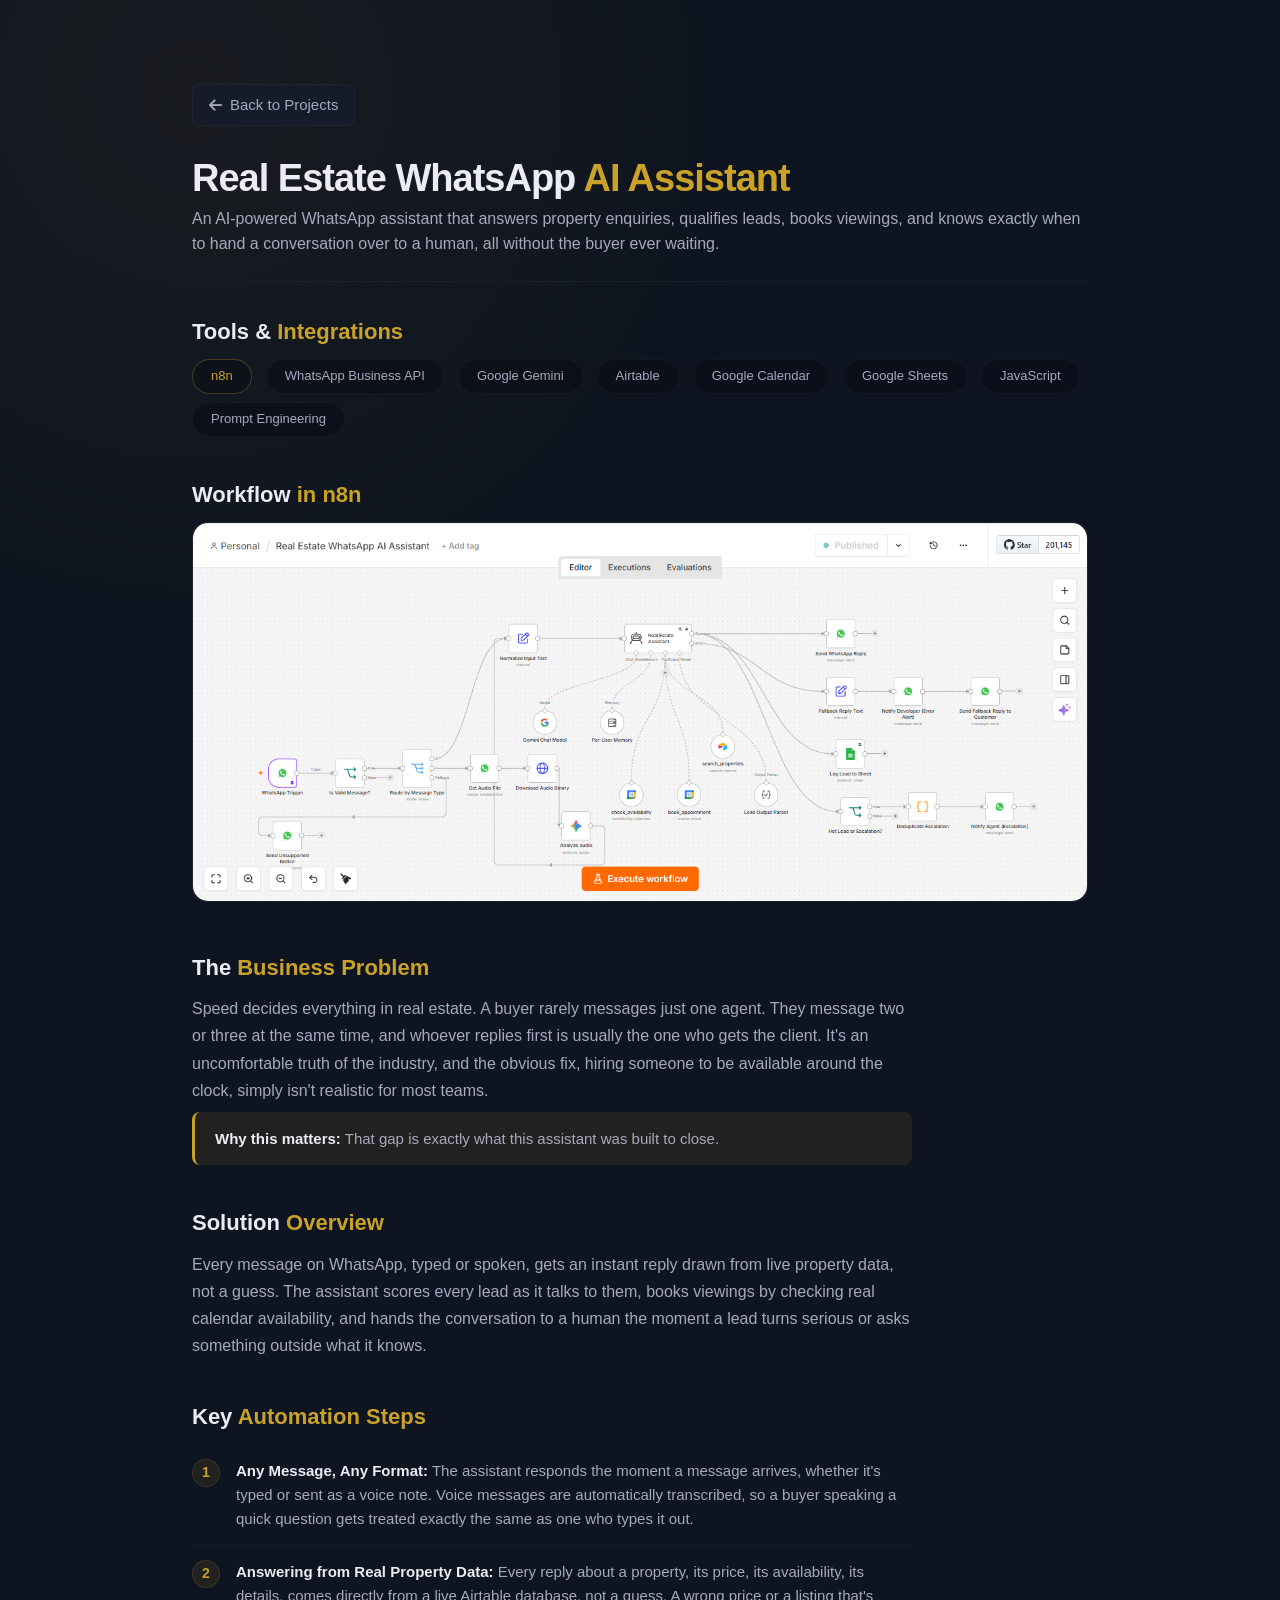
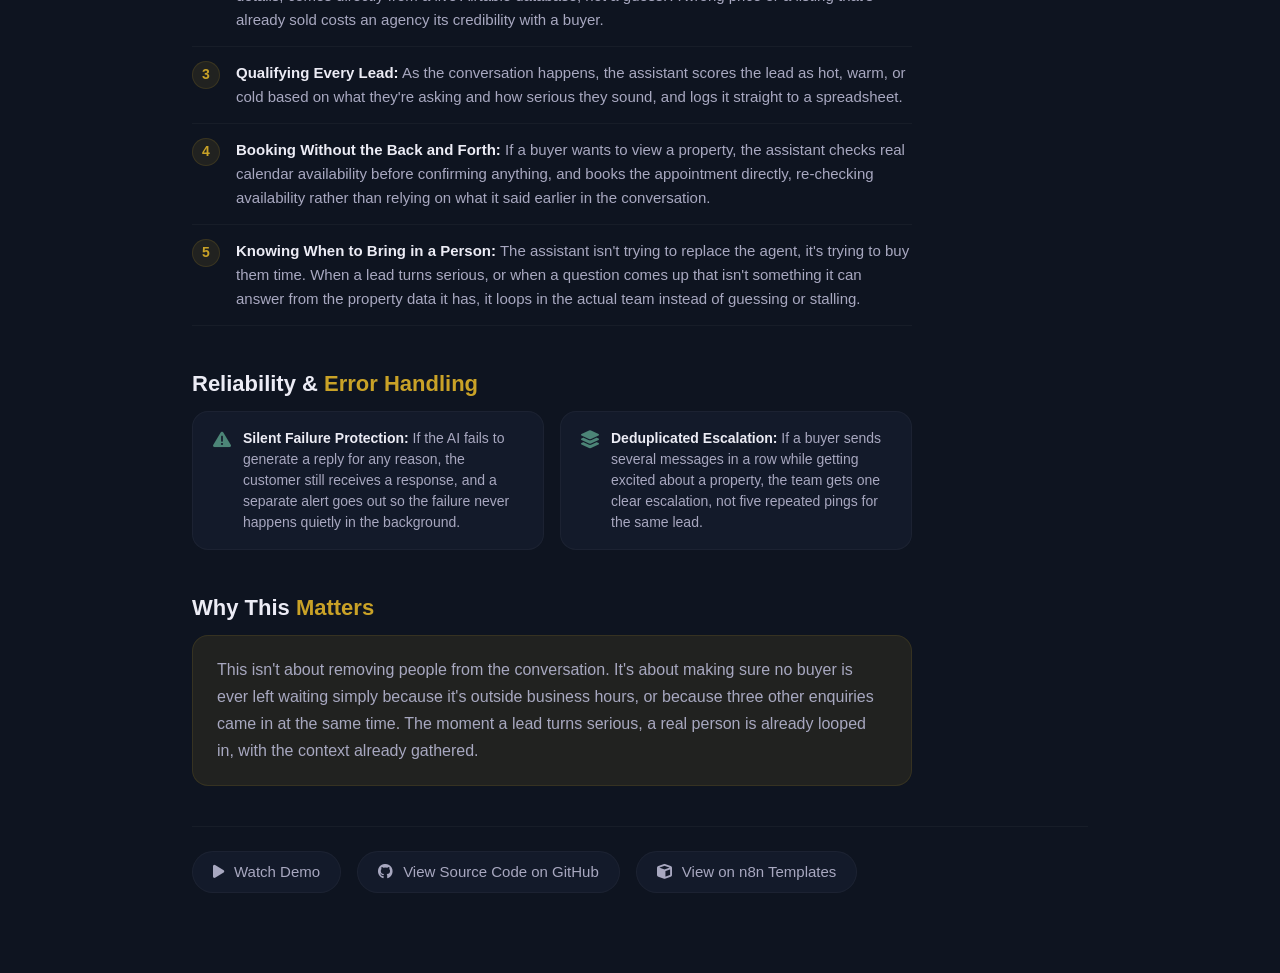
<file: case-studies/real-estate-whatsapp.html>
<!DOCTYPE html>
<html lang="en">
<head>
    <meta charset="UTF-8" />
    <meta name="viewport" content="width=device-width, initial-scale=1.0" />
    <title>Real Estate WhatsApp AI Assistant · Case Study</title>
    <link rel="icon" href="data:image/svg+xml,<svg xmlns='http://www.w3.org/2000/svg' viewBox='0 0 100 100'><text y='.9em' font-size='90'>⚙️</text></svg>" />
    <link rel="stylesheet" href="https://cdnjs.cloudflare.com/ajax/libs/font-awesome/6.0.0-beta3/css/all.min.css" />
    <link rel="stylesheet" href="../style.css" />
</head>
<body>
    <main class="main" style="max-width:960px; padding-top:20px;">
        <div class="case-study-page">
            <a href="../index.html#projects" class="case-back"><i class="fas fa-arrow-left"></i> Back to Projects</a>

            <h1 class="case-title">Real Estate WhatsApp <span>AI Assistant</span></h1>
            <p class="case-subtitle">An AI-powered WhatsApp assistant that answers property enquiries, qualifies leads, books viewings, and knows exactly when to hand a conversation over to a human, all without the buyer ever waiting.</p>

            <div class="case-block">
                <h3>Tools &amp; <span class="accent">Integrations</span></h3>
                <div class="case-tools">
                    <span class="highlight-tool">n8n</span><span>WhatsApp Business API</span><span>Google Gemini</span>
                    <span>Airtable</span><span>Google Calendar</span><span>Google Sheets</span><span>JavaScript</span><span>Prompt Engineering</span>
                </div>
            </div>

            <div class="case-block">
                <h3>Workflow <span class="accent">in n8n</span></h3>
                <img src="../assets/real-estate-whatsapp.png" alt="Real Estate WhatsApp AI Assistant n8n Workflow" style="width:100%; border-radius:var(--radius); border:1px solid var(--border-subtle); background: var(--bg-card);" />
            </div>

            <div class="case-block">
                <h3>The <span class="accent">Business Problem</span></h3>
                <p>Speed decides everything in real estate. A buyer rarely messages just one agent. They message two or three at the same time, and whoever replies first is usually the one who gets the client. It's an uncomfortable truth of the industry, and the obvious fix, hiring someone to be available around the clock, simply isn't realistic for most teams.</p>
                <div class="matters"><p><strong>Why this matters:</strong> That gap is exactly what this assistant was built to close.</p></div>
            </div>

            <div class="case-block">
                <h3>Solution <span class="accent">Overview</span></h3>
                <p>Every message on WhatsApp, typed or spoken, gets an instant reply drawn from live property data, not a guess. The assistant scores every lead as it talks to them, books viewings by checking real calendar availability, and hands the conversation to a human the moment a lead turns serious or asks something outside what it knows.</p>
            </div>

            <div class="case-block">
                <h3>Key <span class="accent">Automation Steps</span></h3>
                <ul class="case-steps">
                    <li><span class="num">1</span><span class="step-text"><strong>Any Message, Any Format:</strong> The assistant responds the moment a message arrives, whether it's typed or sent as a voice note. Voice messages are automatically transcribed, so a buyer speaking a quick question gets treated exactly the same as one who types it out.</span></li>
                    <li><span class="num">2</span><span class="step-text"><strong>Answering from Real Property Data:</strong> Every reply about a property, its price, its availability, its details, comes directly from a live Airtable database, not a guess. A wrong price or a listing that's already sold costs an agency its credibility with a buyer.</span></li>
                    <li><span class="num">3</span><span class="step-text"><strong>Qualifying Every Lead:</strong> As the conversation happens, the assistant scores the lead as hot, warm, or cold based on what they're asking and how serious they sound, and logs it straight to a spreadsheet.</span></li>
                    <li><span class="num">4</span><span class="step-text"><strong>Booking Without the Back and Forth:</strong> If a buyer wants to view a property, the assistant checks real calendar availability before confirming anything, and books the appointment directly, re-checking availability rather than relying on what it said earlier in the conversation.</span></li>
                    <li><span class="num">5</span><span class="step-text"><strong>Knowing When to Bring in a Person:</strong> The assistant isn't trying to replace the agent, it's trying to buy them time. When a lead turns serious, or when a question comes up that isn't something it can answer from the property data it has, it loops in the actual team instead of guessing or stalling.</span></li>
                </ul>
            </div>

            <div class="case-block">
                <h3>Reliability &amp; <span class="accent">Error Handling</span></h3>
                <div class="case-error-grid">
                    <div class="case-error-item"><i class="fas fa-exclamation-triangle"></i><div class="text"><strong>Silent Failure Protection:</strong> If the AI fails to generate a reply for any reason, the customer still receives a response, and a separate alert goes out so the failure never happens quietly in the background.</div></div>
                    <div class="case-error-item"><i class="fas fa-layer-group"></i><div class="text"><strong>Deduplicated Escalation:</strong> If a buyer sends several messages in a row while getting excited about a property, the team gets one clear escalation, not five repeated pings for the same lead.</div></div>
                </div>
            </div>

            <div class="case-block">
                <h3>Why This <span class="accent">Matters</span></h3>
                <div class="case-impact"><p>This isn't about removing people from the conversation. It's about making sure no buyer is ever left waiting simply because it's outside business hours, or because three other enquiries came in at the same time. The moment a lead turns serious, a real person is already looped in, with the context already gathered.</p></div>
            </div>

            <div class="case-github-footer" style="display:flex; flex-wrap:wrap; gap:16px;">
                <a href="https://drive.google.com/file/d/1yLW7TFR0mKe8ksVkh0fXr_9Os7YQUaQK/view?usp=sharing" target="_blank"><i class="fas fa-play"></i> Watch Demo</a>
                <a href="https://github.com/ihussainisami/real-estate-whatsapp-ai-assistant" target="_blank"><i class="fab fa-github"></i> View Source Code on GitHub</a>
                <a href="https://n8n.io/workflows/18998-qualify-real-estate-whatsapp-leads-with-gemini-airtable-and-google-calendar/" target="_blank"><i class="fas fa-cube"></i> View on n8n Templates</a>
            </div>
        </div>
    </main>
</body>
</html>
</file>
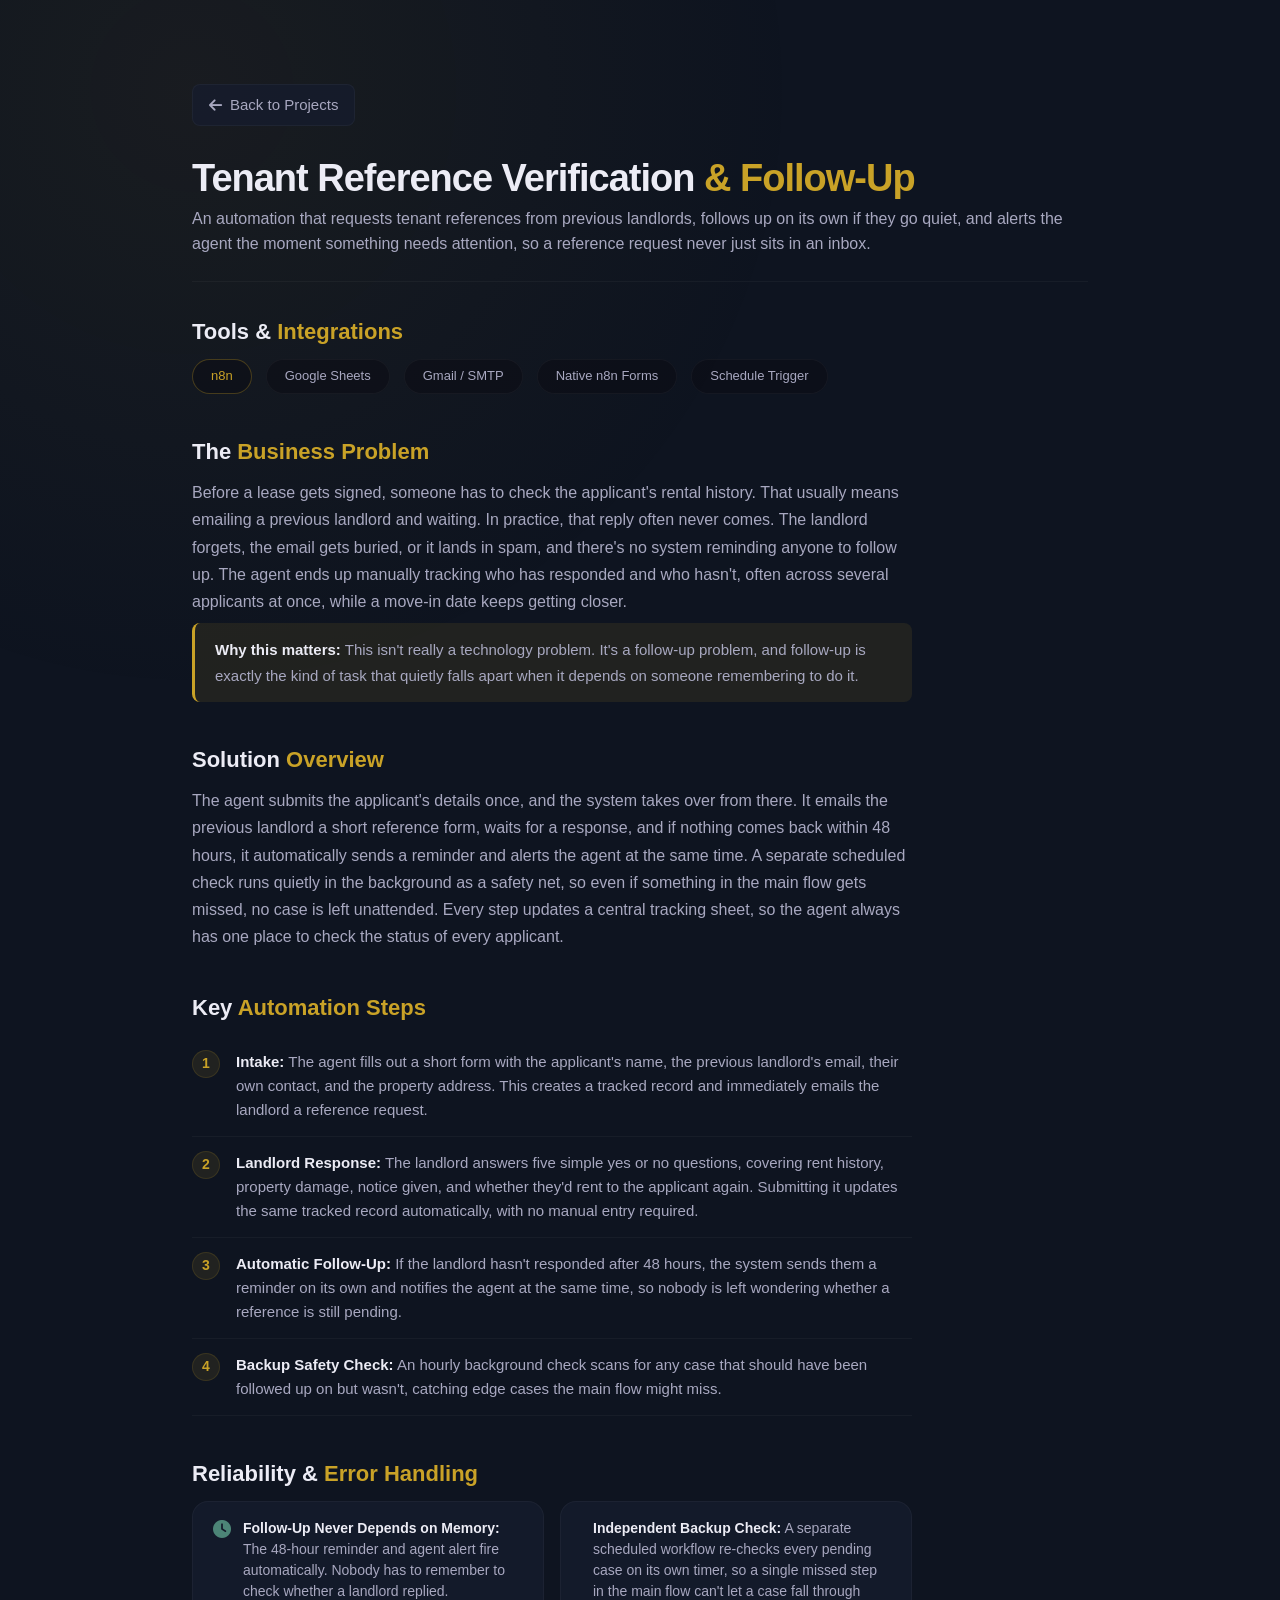
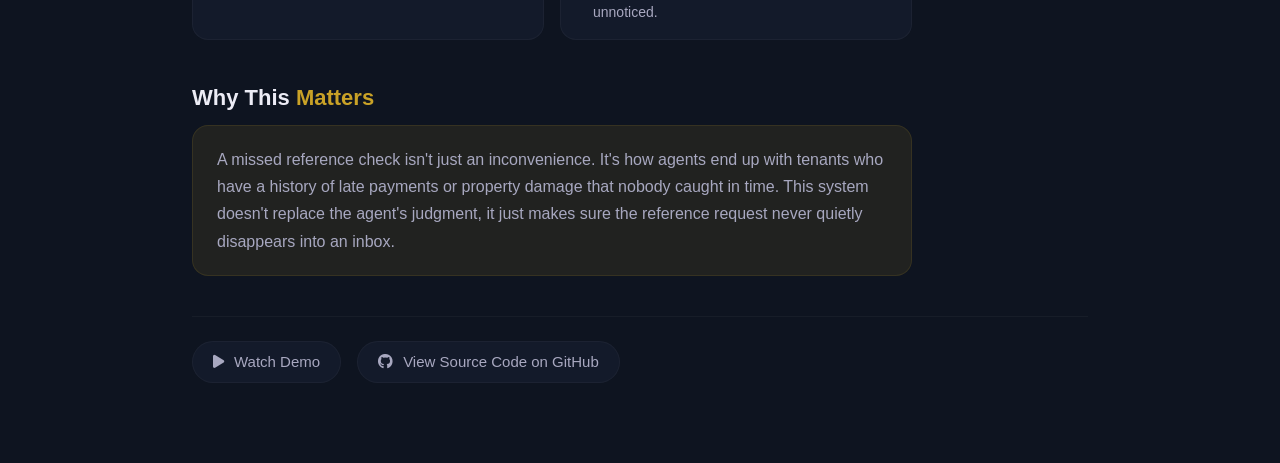
<file: case-studies/tenant-reference-verification.html>
<!DOCTYPE html>
<html lang="en">
<head>
    <meta charset="UTF-8" />
    <meta name="viewport" content="width=device-width, initial-scale=1.0" />
    <title>Tenant Reference Verification &amp; Follow-Up · Case Study</title>
    <link rel="icon" href="data:image/svg+xml,<svg xmlns='http://www.w3.org/2000/svg' viewBox='0 0 100 100'><text y='.9em' font-size='90'>⚙️</text></svg>" />
    <link rel="stylesheet" href="https://cdnjs.cloudflare.com/ajax/libs/font-awesome/6.0.0-beta3/css/all.min.css" />
    <link rel="stylesheet" href="../style.css" />
</head>
<body>
    <main class="main" style="max-width:960px; padding-top:20px;">
        <div class="case-study-page">
            <a href="../index.html#projects" class="case-back"><i class="fas fa-arrow-left"></i> Back to Projects</a>

            <h1 class="case-title">Tenant Reference Verification <span>&amp; Follow-Up</span></h1>
            <p class="case-subtitle">An automation that requests tenant references from previous landlords, follows up on its own if they go quiet, and alerts the agent the moment something needs attention, so a reference request never just sits in an inbox.</p>

            <div class="case-block">
                <h3>Tools &amp; <span class="accent">Integrations</span></h3>
                <div class="case-tools">
                    <span class="highlight-tool">n8n</span><span>Google Sheets</span><span>Gmail / SMTP</span>
                    <span>Native n8n Forms</span><span>Schedule Trigger</span>
                </div>
            </div>

            <div class="case-block">
                <h3>The <span class="accent">Business Problem</span></h3>
                <p>Before a lease gets signed, someone has to check the applicant's rental history. That usually means emailing a previous landlord and waiting. In practice, that reply often never comes. The landlord forgets, the email gets buried, or it lands in spam, and there's no system reminding anyone to follow up. The agent ends up manually tracking who has responded and who hasn't, often across several applicants at once, while a move-in date keeps getting closer.</p>
                <div class="matters"><p><strong>Why this matters:</strong> This isn't really a technology problem. It's a follow-up problem, and follow-up is exactly the kind of task that quietly falls apart when it depends on someone remembering to do it.</p></div>
            </div>

            <div class="case-block">
                <h3>Solution <span class="accent">Overview</span></h3>
                <p>The agent submits the applicant's details once, and the system takes over from there. It emails the previous landlord a short reference form, waits for a response, and if nothing comes back within 48 hours, it automatically sends a reminder and alerts the agent at the same time. A separate scheduled check runs quietly in the background as a safety net, so even if something in the main flow gets missed, no case is left unattended. Every step updates a central tracking sheet, so the agent always has one place to check the status of every applicant.</p>
            </div>

            <div class="case-block">
                <h3>Key <span class="accent">Automation Steps</span></h3>
                <ul class="case-steps">
                    <li><span class="num">1</span><span class="step-text"><strong>Intake:</strong> The agent fills out a short form with the applicant's name, the previous landlord's email, their own contact, and the property address. This creates a tracked record and immediately emails the landlord a reference request.</span></li>
                    <li><span class="num">2</span><span class="step-text"><strong>Landlord Response:</strong> The landlord answers five simple yes or no questions, covering rent history, property damage, notice given, and whether they'd rent to the applicant again. Submitting it updates the same tracked record automatically, with no manual entry required.</span></li>
                    <li><span class="num">3</span><span class="step-text"><strong>Automatic Follow-Up:</strong> If the landlord hasn't responded after 48 hours, the system sends them a reminder on its own and notifies the agent at the same time, so nobody is left wondering whether a reference is still pending.</span></li>
                    <li><span class="num">4</span><span class="step-text"><strong>Backup Safety Check:</strong> An hourly background check scans for any case that should have been followed up on but wasn't, catching edge cases the main flow might miss.</span></li>
                </ul>
            </div>

            <div class="case-block">
                <h3>Reliability &amp; <span class="accent">Error Handling</span></h3>
                <div class="case-error-grid">
                    <div class="case-error-item"><i class="fas fa-clock"></i><div class="text"><strong>Follow-Up Never Depends on Memory:</strong> The 48-hour reminder and agent alert fire automatically. Nobody has to remember to check whether a landlord replied.</div></div>
                    <div class="case-error-item"><i class="fas fa-shield-halved"></i><div class="text"><strong>Independent Backup Check:</strong> A separate scheduled workflow re-checks every pending case on its own timer, so a single missed step in the main flow can't let a case fall through unnoticed.</div></div>
                </div>
            </div>

            <div class="case-block">
                <h3>Why This <span class="accent">Matters</span></h3>
                <div class="case-impact"><p>A missed reference check isn't just an inconvenience. It's how agents end up with tenants who have a history of late payments or property damage that nobody caught in time. This system doesn't replace the agent's judgment, it just makes sure the reference request never quietly disappears into an inbox.</p></div>
            </div>

            <div class="case-github-footer" style="display:flex; flex-wrap:wrap; gap:16px;">
                <a href="https://drive.google.com/file/d/19qq3UpHk7mRaThNHkNqWGv2OMTE2qbTl/view?usp=sharing" target="_blank"><i class="fas fa-play"></i> Watch Demo</a>
                <a href="https://github.com/ihussainisami/tenant-reference-verification-automation" target="_blank"><i class="fab fa-github"></i> View Source Code on GitHub</a>
            </div>
        </div>
    </main>
</body>
</html>
</file>
<file: style.css>
:root {
    --bg-primary: #0E1420;
    --bg-secondary: #161D2E;
    --bg-card: rgba(22, 29, 46, 0.75);
    --bg-card-hover: rgba(30, 38, 58, 0.9);
    --text-primary: #ececf5;
    --text-secondary: #a8a8c0;
    --text-muted: #6a6a84;
    --accent-gold: #C9A227;
    --accent-teal: #4C8577;
    --accent-dim: rgba(201, 162, 39, 0.10);
    --border-subtle: rgba(255, 255, 255, 0.04);
    --radius: 16px;
    --transition: 0.3s cubic-bezier(0.25, 0.46, 0.45, 0.94);
    --font-sans: 'Inter', -apple-system, BlinkMacSystemFont, 'Segoe UI', Roboto, sans-serif;
    --nav-height: 64px;
}
* { margin: 0; padding: 0; box-sizing: border-box; }
html { scroll-behavior: smooth; }
body {
    font-family: var(--font-sans);
    background: var(--bg-primary);
    color: var(--text-primary);
    line-height: 1.6;
    min-height: 100vh;
    position: relative;
    overflow-x: hidden;
    padding-top: var(--nav-height);
}
body::before {
    content: '';
    position: fixed;
    inset: 0;
    z-index: 0;
    background: radial-gradient(circle at 15% 10%, rgba(201, 162, 39, 0.06) 0%, transparent 45%);
    pointer-events: none;
}
::-webkit-scrollbar { width: 4px; }
::-webkit-scrollbar-track { background: var(--bg-primary); }
::-webkit-scrollbar-thumb { background: var(--accent-gold); border-radius: 12px; }

.navbar {
    position: fixed; top: 0; left: 0; right: 0; height: var(--nav-height);
    background: rgba(14, 20, 32, 0.85);
    backdrop-filter: blur(8px); -webkit-backdrop-filter: blur(8px);
    border-bottom: 1px solid var(--border-subtle);
    display: flex; align-items: center; justify-content: space-between;
    padding: 0 40px; z-index: 100;
}
.nav-availability {
    display: flex; align-items: center; gap: 8px; font-size: 14px; font-weight: 500;
    color: var(--text-secondary); background: rgba(201, 162, 39, 0.08);
    padding: 4px 16px; border-radius: 30px; border: 1px solid rgba(201, 162, 39, 0.12);
}
.nav-availability .dot { width: 6px; height: 6px; border-radius: 50%; background: #3ddc84; display: inline-block; }
.nav-links { display: flex; align-items: center; gap: 8px; }
.nav-links a {
    padding: 8px 16px; border-radius: 8px; font-size: 14px; font-weight: 500;
    color: var(--text-secondary); transition: var(--transition); text-decoration: none; cursor: pointer;
}
.nav-links a:hover, .nav-links a.active { background: var(--accent-dim); color: var(--text-primary); }
.nav-links a.active { color: var(--accent-gold); }
.nav-links .cta-link {
    background: rgba(201, 162, 39, 0.12); border: 1px solid rgba(201, 162, 39, 0.25);
    color: var(--accent-gold); padding: 8px 20px; border-radius: 30px; font-weight: 600;
}
.nav-links .cta-link:hover { background: var(--accent-gold); color: #0b0b0e; border-color: var(--accent-gold); }
.hamburger {
    display: none; flex-direction: column; gap: 4px; background: none; border: none;
    cursor: pointer; padding: 4px; color: var(--text-primary);
}
.hamburger span { display: block; width: 24px; height: 2px; background: var(--text-secondary); border-radius: 2px; transition: var(--transition); }
.hamburger:hover span { background: var(--text-primary); }
.nav-overlay {
    display: none; position: fixed; top: var(--nav-height); left: 0; right: 0;
    background: rgba(14, 20, 32, 0.95); backdrop-filter: blur(8px);
    padding: 20px 24px; flex-direction: column; gap: 8px; z-index: 99;
    border-bottom: 1px solid var(--border-subtle);
}
.nav-overlay.open { display: flex; }
.nav-overlay a {
    padding: 12px 16px; border-radius: 8px; font-size: 16px; font-weight: 500;
    color: var(--text-secondary); text-decoration: none; transition: var(--transition); cursor: pointer;
}
.nav-overlay a:hover, .nav-overlay a.active { background: var(--accent-dim); color: var(--text-primary); }
.nav-overlay a.active { color: var(--accent-gold); }
.nav-overlay .cta-link {
    color: var(--accent-gold); border: 1px solid rgba(201, 162, 39, 0.2);
    border-radius: 30px; text-align: center; margin-top: 4px;
}
.nav-overlay .cta-link:hover { background: var(--accent-gold); color: #0b0b0e; }

.main { position: relative; z-index: 1; max-width: 960px; margin: 0 auto; padding: 40px 32px 80px; }
section { margin-bottom: 80px; scroll-margin-top: calc(var(--nav-height) + 24px); }
.section-label {
    font-size: 12px; font-weight: 600; letter-spacing: 2px; text-transform: uppercase;
    color: var(--accent-teal); margin-bottom: 10px;
}
.section-title { font-size: 32px; font-weight: 700; letter-spacing: -0.5px; margin-bottom: 24px; line-height: 1.2; }
.section-subtext { font-size: 15px; color: var(--text-muted); margin-top: -14px; margin-bottom: 24px; max-width: 560px; }
.section-title span { color: var(--accent-gold); }

.hero { padding-top: 12px; text-align: center; }
.hero h1 { font-size: 52px; font-weight: 800; letter-spacing: -1.5px; line-height: 1.05; margin-bottom: 6px; }
.hero h1 .highlight { color: var(--accent-gold); }
.hero-sub { font-size: 20px; font-weight: 400; color: var(--text-secondary); margin-bottom: 8px; }
.hero-sub strong { color: var(--text-primary); font-weight: 600; }
.hero-tagline { font-size: 18px; color: var(--text-secondary); max-width: 680px; margin: 0 auto 18px; line-height: 1.5; }
.typewriter-container { font-size: 20px; color: var(--accent-teal); font-weight: 700; min-height: 2.4em; margin-bottom: 28px; }
.typewriter-container .cursor { display: inline-block; width: 3px; background: var(--accent-teal); margin-left: 4px; animation: blink 0.8s step-end infinite; }
@keyframes blink { 50% { opacity: 0; } }
@media (prefers-reduced-motion: reduce) { .typewriter-container .cursor { animation: none; } }
.hero-cta { margin-top: 8px; margin-bottom: 28px; }
.hero-meta {
    margin-top: 32px; display: flex; flex-wrap: wrap; justify-content: center;
    gap: 24px 40px; padding-top: 24px; border-top: 1px solid var(--border-subtle);
}
.hero-meta-item { display: flex; align-items: center; gap: 10px; font-size: 14px; color: var(--text-secondary); }
.hero-meta-item i { color: var(--accent-gold); font-size: 18px; width: 24px; }
.hero-meta-item strong { color: var(--text-primary); font-weight: 600; }

.about-grid { max-width: 760px; margin: 0 auto; }
.about-text p { color: var(--text-secondary); font-size: 16px; margin-bottom: 18px; }
.about-text p strong { color: var(--text-primary); }
.trust-strip { display: flex; flex-wrap: wrap; gap: 10px 16px; margin-top: 16px; padding-top: 16px; border-top: 1px solid var(--border-subtle); }
.trust-strip span {
    font-size: 12px; font-weight: 500; color: var(--text-secondary); background: rgba(10, 10, 18, 0.5);
    padding: 4px 14px; border-radius: 30px; border: 1px solid var(--border-subtle);
}

.skills-grid { display: grid; grid-template-columns: repeat(auto-fit, minmax(200px, 1fr)); gap: 16px; margin-top: 10px; }
.skill-card {
    background: var(--bg-card); backdrop-filter: blur(8px); border: 1px solid var(--border-subtle);
    border-radius: var(--radius); padding: 20px 22px; transition: var(--transition);
}
.skill-card:hover { background: var(--bg-card-hover); border-color: var(--accent-gold); transform: translateY(-3px); }
.skill-card .icon { font-size: 24px; color: var(--accent-gold); margin-bottom: 8px; }
.skill-card h4 { font-size: 16px; font-weight: 600; margin-bottom: 4px; }
.skill-card p { font-size: 13px; color: var(--text-secondary); line-height: 1.5; }
.tech-tags-grouped {
    margin-top: 28px; display: flex; flex-direction: column; gap: 18px;
    padding: 20px 24px; background: var(--bg-card); backdrop-filter: blur(8px);
    border: 1px solid var(--border-subtle); border-radius: var(--radius);
}
.tag-group-label {
    font-size: 11px; font-weight: 600; letter-spacing: 1.5px; text-transform: uppercase;
    color: var(--text-muted); margin-bottom: 8px;
}
.tag-group-list { display: flex; flex-wrap: wrap; gap: 10px 14px; }
.tag-group-list span {
    font-size: 13px; font-weight: 500; color: var(--text-secondary); background: rgba(10, 10, 18, 0.5);
    padding: 6px 16px; border-radius: 30px; border: 1px solid var(--border-subtle); transition: var(--transition);
}
.tag-group-list span:hover { border-color: var(--accent-gold); color: var(--text-primary); background: var(--accent-dim); }
.tag-group-list .tag-highlight { color: var(--accent-gold); border-color: rgba(201, 162, 39, 0.3); }

.projects-grid { display: grid; grid-template-columns: repeat(auto-fit, minmax(280px, 1fr)); gap: 28px; margin-top: 10px; align-items: stretch; }
.project-card {
    background: var(--bg-card); backdrop-filter: blur(8px); border: 1px solid var(--border-subtle);
    border-radius: var(--radius); padding: 22px 22px; transition: var(--transition);
    position: relative; overflow: hidden; display: flex; flex-direction: column; height: 100%;
}
.project-card::before {
    content: ''; position: absolute; top: 0; left: 0; width: 4px; height: 0;
    background: var(--accent-gold); transition: height 0.4s ease;
}
.project-card:hover::before { height: 100%; }
.project-card:hover { background: var(--bg-card-hover); border-color: var(--accent-gold); transform: translateY(-6px); }
.project-card .project-icon { font-size: 22px; color: var(--accent-gold); margin-bottom: 8px; }
.project-card h4 { font-size: 18px; font-weight: 600; margin-bottom: 10px; line-height: 1.3; }

/* Compact one-line flow strip replaces the old tall SVG diagram */
.mini-flow-text {
    display: flex; flex-wrap: wrap; align-items: center; gap: 4px 6px;
    margin: 0 0 10px 0; font-size: 10.5px; font-weight: 600; letter-spacing: 0.4px;
    text-transform: uppercase; color: var(--text-muted);
}
.mini-flow-text span:first-child, .mini-flow-text span:last-child { color: var(--accent-gold); }
.mini-flow-text i { font-size: 7px; color: var(--border-subtle); }

.project-card .card-desc {
    font-size: 14px; color: var(--text-secondary); line-height: 1.6; margin-bottom: 6px;
}
.ideal-for { margin-top: 10px; padding-top: 8px; border-top: 1px solid var(--border-subtle); display: flex; flex-wrap: wrap; align-items: center; gap: 6px; }
.ideal-for .label { font-size: 11px; font-weight: 600; letter-spacing: 1px; text-transform: uppercase; color: var(--text-muted); }
.ideal-for .pill {
    display: inline-block; font-size: 11.5px; font-weight: 500; color: var(--text-secondary);
    background: rgba(10, 10, 18, 0.5); padding: 2px 10px; border-radius: 30px;
    border: 1px solid var(--border-subtle);
}
.project-actions {
    display: flex; flex-wrap: wrap; gap: 10px 18px; margin-top: auto; padding-top: 14px;
    border-top: 1px solid var(--border-subtle); align-items: center;
}
.project-actions .case-link {
    display: inline-flex; align-items: center; gap: 8px; background: var(--accent-gold);
    color: #0b0b0e; padding: 10px 24px; border-radius: 30px; font-weight: 600; font-size: 14px;
    transition: var(--transition); border: none; cursor: pointer; text-decoration: none;
}
.project-actions .case-link:hover { background: #b89220; transform: translateY(-2px); box-shadow: 0 8px 24px rgba(201, 162, 39, 0.2); }
.project-actions .repo-link {
    display: inline-flex; align-items: center; gap: 6px; font-size: 14px; font-weight: 500;
    color: var(--text-secondary); transition: var(--transition); text-decoration: none;
}
.project-actions .repo-link:hover { color: var(--text-primary); }
.projects-closing { text-align: center; margin-top: 40px; }
.projects-closing p { color: var(--text-secondary); font-size: 15px; }

.cert-main {
    background: var(--bg-card); backdrop-filter: blur(8px); border: 1px solid var(--border-subtle);
    border-radius: var(--radius); padding: 28px 30px; transition: var(--transition);
    max-width: 720px; margin: 0 auto;
}
.cert-main:hover { border-color: var(--accent-gold); background: var(--bg-card-hover); }
.cert-main .header { display: flex; align-items: center; gap: 14px; margin-bottom: 4px; }
.cert-main .header i { font-size: 32px; color: var(--accent-gold); }
.cert-main .header h4 { font-size: 22px; font-weight: 700; }
.cert-main .issuer { font-size: 15px; color: var(--accent-teal); font-weight: 500; }
.cert-main .date { font-size: 14px; color: var(--text-muted); margin-bottom: 8px; }
.cert-main p { color: var(--text-secondary); font-size: 15px; line-height: 1.6; }
.cert-main .topics { display: flex; flex-wrap: wrap; gap: 6px 12px; margin-top: 12px; }
.cert-main .topics span {
    font-size: 13px; background: var(--bg-primary); padding: 4px 14px; border-radius: 30px;
    border: 1px solid var(--border-subtle); color: var(--text-secondary);
}

.case-study-page { max-width: 900px; margin: 0 auto; }
.case-back {
    display: inline-flex; align-items: center; gap: 8px; color: var(--text-secondary);
    font-size: 15px; font-weight: 500; cursor: pointer; transition: var(--transition);
    margin-bottom: 32px; padding: 8px 16px; border-radius: 8px; background: var(--bg-card);
    border: 1px solid var(--border-subtle); text-decoration: none;
}
.case-back:hover { color: var(--text-primary); border-color: var(--accent-gold); background: var(--bg-card-hover); }
.case-title { font-size: 38px; font-weight: 800; letter-spacing: -1px; line-height: 1.1; margin-bottom: 6px; }
.case-title span { color: var(--accent-gold); }
.case-subtitle {
    font-size: 16px; color: var(--text-secondary); margin-bottom: 32px;
    padding-bottom: 24px; border-bottom: 1px solid var(--border-subtle);
}
.case-block { margin-bottom: 40px; }
.case-block h3 { font-size: 22px; font-weight: 700; margin-bottom: 10px; color: var(--text-primary); }
.case-block h3 .accent { color: var(--accent-gold); }
.case-block p { color: var(--text-secondary); font-size: 16px; line-height: 1.7; max-width: 720px; }
.case-block .matters {
    background: var(--accent-dim); border-left: 3px solid var(--accent-gold); padding: 14px 20px;
    border-radius: 8px; margin-top: 8px; max-width: 720px;
}
.case-block .matters p { color: var(--text-secondary); font-size: 15px; }
.case-block .matters strong { color: var(--text-primary); }
.case-flow {
    margin: 16px 0 8px 0; width: 100%; max-width: 100%; height: 50px; display: block;
    background: var(--bg-card); border-radius: var(--radius); padding: 4px 0; border: 1px solid var(--border-subtle);
}
.case-tools { display: flex; flex-wrap: wrap; gap: 8px 14px; margin-top: 8px; }
.case-tools span {
    font-size: 13px; font-weight: 500; color: var(--text-secondary); background: rgba(10, 10, 18, 0.5);
    padding: 6px 18px; border-radius: 30px; border: 1px solid var(--border-subtle);
}
.case-tools .highlight-tool { color: var(--accent-gold); border-color: rgba(201, 162, 39, 0.3); }
.case-steps { list-style: none; padding: 0; max-width: 720px; }
.case-steps li { display: flex; gap: 16px; padding: 14px 0; border-bottom: 1px solid var(--border-subtle); align-items: flex-start; }
.case-steps li .num {
    font-size: 14px; font-weight: 700; color: var(--accent-gold); min-width: 28px;
    background: var(--accent-dim); border-radius: 50%; width: 28px; height: 28px;
    display: flex; align-items: center; justify-content: center; flex-shrink: 0;
    border: 1px solid rgba(201, 162, 39, 0.15);
}
.case-steps li .step-text { color: var(--text-secondary); font-size: 15px; line-height: 1.6; }
.case-steps li .step-text strong { color: var(--text-primary); }
.case-error-grid { display: grid; grid-template-columns: 1fr 1fr; gap: 16px; max-width: 720px; margin-top: 8px; }
.case-error-item {
    background: var(--bg-card); border: 1px solid var(--border-subtle); border-radius: var(--radius);
    padding: 16px 20px; display: flex; align-items: flex-start; gap: 12px;
}
.case-error-item i { color: var(--accent-teal); font-size: 18px; margin-top: 2px; }
.case-error-item .text { font-size: 14px; color: var(--text-secondary); line-height: 1.5; }
.case-error-item .text strong { color: var(--text-primary); }
.case-impact {
    background: var(--accent-dim); border: 1px solid rgba(201, 162, 39, 0.12); border-radius: var(--radius);
    padding: 20px 24px; max-width: 720px;
}
.case-impact p { color: var(--text-secondary); font-size: 16px; line-height: 1.7; margin-bottom: 0; }
.case-impact strong { color: var(--text-primary); }
.case-github-footer { margin-top: 32px; padding-top: 24px; border-top: 1px solid var(--border-subtle); }
.case-github-footer a {
    display: inline-flex; align-items: center; gap: 10px; color: var(--text-secondary);
    font-size: 15px; font-weight: 500; transition: var(--transition); text-decoration: none;
    padding: 8px 20px; border-radius: 30px; border: 1px solid var(--border-subtle); background: var(--bg-card);
}
.case-github-footer a:hover { color: var(--text-primary); border-color: var(--accent-gold); background: var(--bg-card-hover); }

.contact-section { max-width: 900px; margin: 0 auto; text-align: left; }
.contact-sub { color: var(--text-secondary); font-size: 17px; max-width: 520px; line-height: 1.6; margin-bottom: 28px; }
.contact-primary-btn {
    display: inline-flex; align-items: center; gap: 12px; background: var(--accent-gold);
    color: #0b0b0e; padding: 16px 44px; border-radius: 40px; font-weight: 700; font-size: 18px;
    transition: var(--transition); border: none; cursor: pointer; text-decoration: none; margin-bottom: 32px;
}
.contact-primary-btn:hover { background: #b89220; transform: translateY(-3px); box-shadow: 0 12px 30px rgba(201, 162, 39, 0.25); }
.contact-divider {
    display: flex; align-items: center; gap: 20px; max-width: 400px; margin: 0 0 32px 0;
    color: var(--text-muted); font-size: 13px; letter-spacing: 1px;
}
.contact-divider::before, .contact-divider::after { content: ''; flex: 1; height: 1px; background: var(--border-subtle); }
.contact-grid { display: grid; grid-template-columns: 1fr 1fr; gap: 16px; width: 100%; }
.contact-card {
    background: var(--bg-card); backdrop-filter: blur(8px); border: 1px solid var(--border-subtle);
    border-radius: var(--radius); padding: 20px 24px; transition: var(--transition);
    text-align: left; display: flex; align-items: center; gap: 14px;
}
.contact-card:hover { background: var(--bg-card-hover); border-color: rgba(201, 162, 39, 0.15); transform: translateY(-2px); }
.contact-card .icon {
    font-size: 20px; color: #94A3B8; width: 36px; height: 36px; display: flex; align-items: center;
    justify-content: center; flex-shrink: 0; background: rgba(148, 163, 184, 0.06); border-radius: 10px;
    border: 1px solid var(--border-subtle);
}
.contact-card .info { display: flex; flex-direction: column; gap: 1px; }
.contact-card .info .label { font-size: 12px; font-weight: 500; color: var(--text-muted); text-transform: uppercase; letter-spacing: 0.5px; }
.contact-card .info .value { font-size: 15px; font-weight: 500; color: var(--text-primary); }
.contact-card .info .value a { color: var(--text-primary); text-decoration: none; transition: var(--transition); }
.contact-card .info .value a:hover { color: var(--accent-gold); }

@media (max-width: 820px) {
    .navbar { padding: 0 20px; }
    .nav-availability { font-size: 12px; padding: 2px 12px; }
    .main { padding: 24px 20px 60px; }
    .hero h1 { font-size: 38px; }
    .hero-sub { font-size: 18px; }
    .typewriter-container { font-size: 18px; }
    .cert-main { padding: 24px 20px; }
    .contact-section { padding: 0 4px; }
    .contact-primary-btn { width: 100%; justify-content: center; padding: 14px 24px; font-size: 16px; }
    .contact-divider { max-width: 100%; }
    .case-title { font-size: 30px; }
    .case-error-grid { grid-template-columns: 1fr; }
}
@media (max-width: 600px) {
    .nav-links { display: none; }
    .hamburger { display: flex; }
    .hero h1 { font-size: 30px; }
    .hero-meta { flex-direction: column; align-items: center; gap: 12px; }
    .projects-grid { grid-template-columns: 1fr; }
    .skills-grid { grid-template-columns: 1fr 1fr; }
    .section-title { font-size: 26px; }
    .cert-main .header { flex-wrap: wrap; }
    .mini-flow-text { font-size: 9.5px; }
    .contact-sub { font-size: 15px; }
    .contact-grid { grid-template-columns: 1fr; gap: 12px; }
    .case-title { font-size: 26px; }
    .project-actions { flex-direction: column; align-items: stretch; }
    .project-actions .case-link { justify-content: center; }
    .project-actions .repo-link { justify-content: center; }
    .case-flow { height: 40px; }
    .case-flow text { font-size: 7px !important; }
}
.fade-up { opacity: 0; transform: translateY(14px); transition: opacity 0.35s ease, transform 0.35s ease; will-change: opacity, transform; }
.fade-up.visible { opacity: 1; transform: translateY(0); }
@media (prefers-reduced-motion: reduce) { .fade-up { opacity: 1; transform: none; } }
.mailto-btn {
    display: inline-flex; align-items: center; gap: 12px; background: var(--accent-gold);
    color: #0b0b0e; padding: 14px 40px; border-radius: 40px; font-weight: 600; font-size: 16px;
    transition: var(--transition); border: none; cursor: pointer; text-decoration: none;
}
.mailto-btn:hover { background: #b89220; transform: translateY(-2px); box-shadow: 0 8px 24px rgba(201, 162, 39, 0.2); }
</file>
